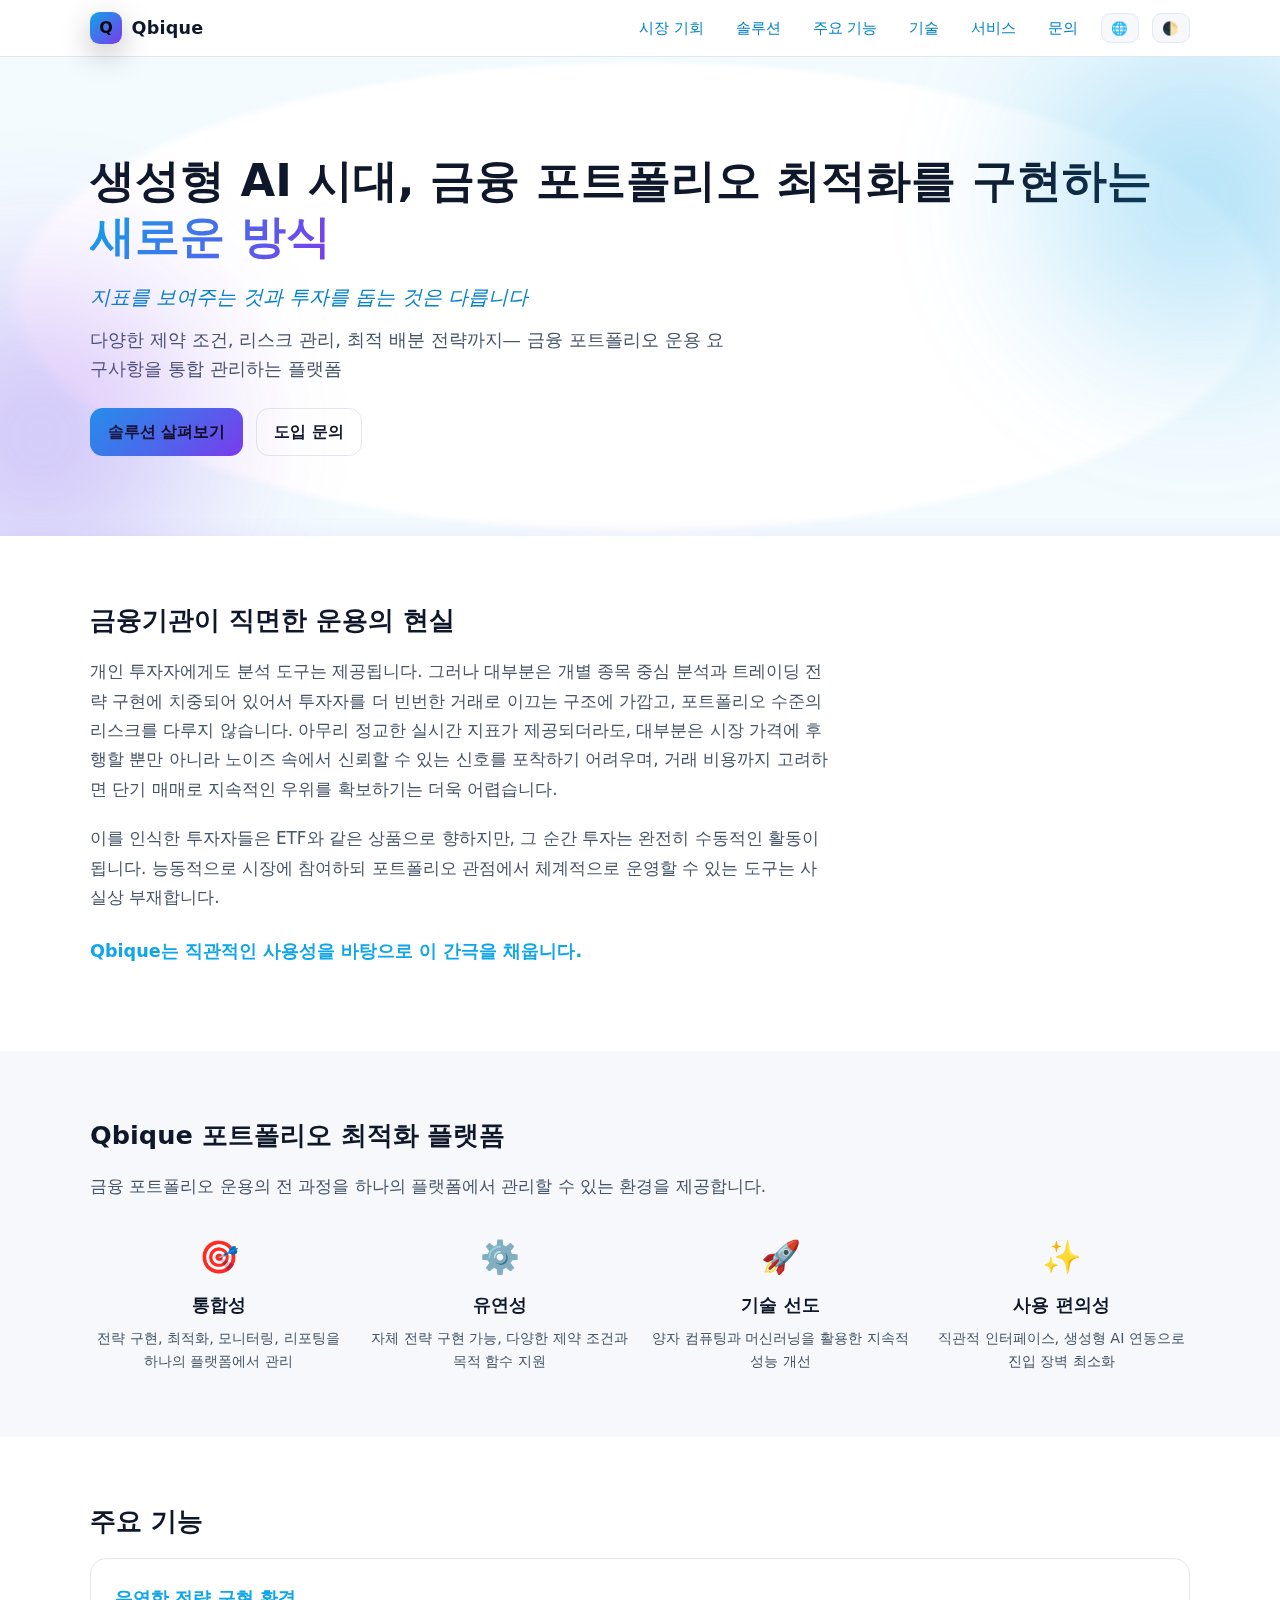
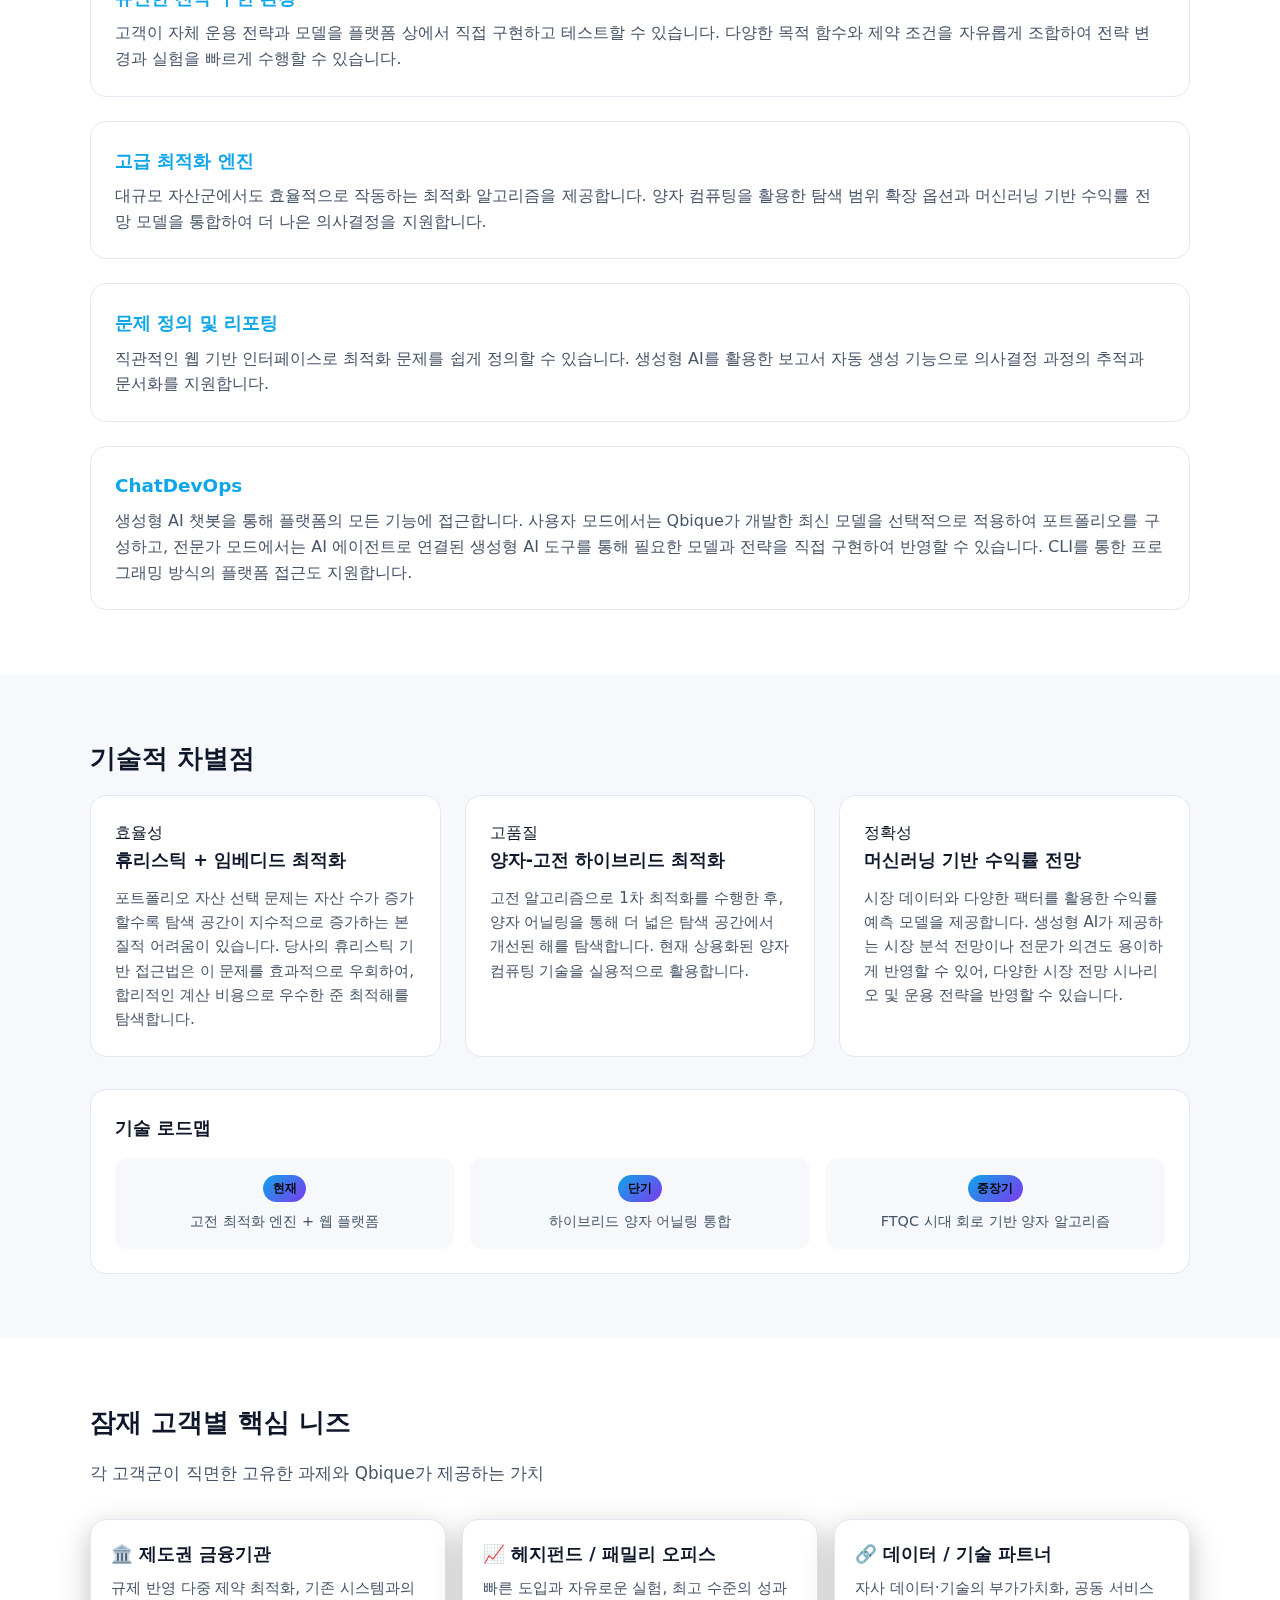
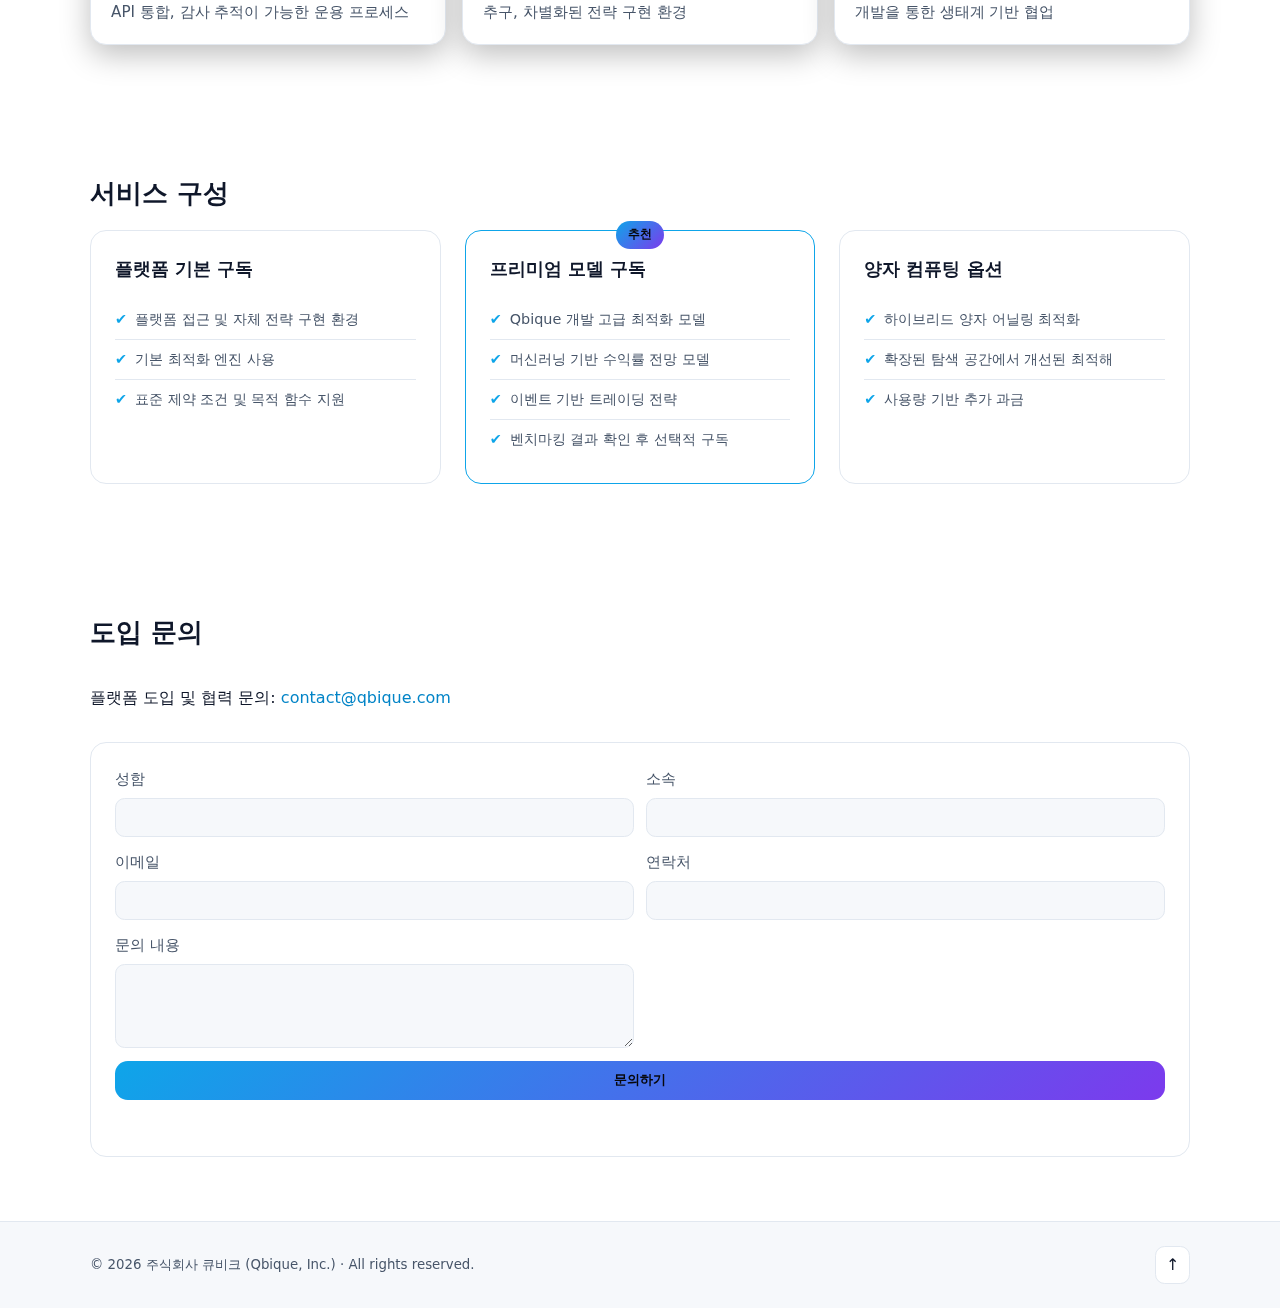
<file: index.html>
<!DOCTYPE html>
<html lang="ko">
<head>
  <meta charset="utf-8" />
  <meta name="viewport" content="width=device-width, initial-scale=1" />
  <title>Qbique - 포트폴리오 최적화 플랫폼</title>
  <meta name="description" content="기관의 역량을 모든 투자자에게. 시장의 리스크 구조를 가공하여 투자자가 직접 최적화된 포트폴리오에 체계적으로 도달할 수 있는 경로를 제공합니다." />
  <meta property="og:title" content="Qbique - 포트폴리오 최적화 플랫폼" />
  <meta property="og:description" content="금융기관을 위한 통합 포트폴리오 최적화 플랫폼" />
  <meta property="og:type" content="website" />
  <link rel="icon" href="data:image/svg+xml,<svg xmlns=%22http://www.w3.org/2000/svg%22 viewBox=%220 0 100 100%22><text y=%22.9em%22 font-size=%2290%22>Q</text></svg>">
  <link rel="stylesheet" href="styles.css" />
</head>
<body>
  <a href="#content" class="skip-link">본문으로 건너뛰기</a>

  <header class="site-header">
    <div class="container header-inner">
      <a href="#" class="brand" aria-label="홈으로 이동">
        <span class="brand-mark">Q</span>
        <span class="brand-name" data-i18n="brand">Qbique</span>
      </a>

      <nav class="nav" aria-label="주요 메뉴">
        <button class="nav-toggle" aria-expanded="false" aria-controls="navMenu" aria-label="메뉴 열기/닫기">
          <span class="bar"></span><span class="bar"></span><span class="bar"></span>
        </button>
        <ul id="navMenu" class="nav-list">
          <li><a href="#problem" data-i18n="menuProblem">시장 기회</a></li>
          <li><a href="#solution" data-i18n="menuSolution">솔루션</a></li>
          <li><a href="#features" data-i18n="menuFeatures">주요 기능</a></li>
          <li><a href="#technology" data-i18n="menuTechnology">기술</a></li>
          <li><a href="#pricing" data-i18n="menuPricing">서비스</a></li>
          <li><a href="#contact" data-i18n="menuContact">문의</a></li>
          <li><button id="langToggle" class="theme-toggle" title="Language">🌐</button></li>
          <li><button id="themeToggle" class="theme-toggle" title="테마 전환">🌓</button></li>
        </ul>
      </nav>
    </div>
  </header>

  <main id="content">
    <!-- Hero -->
    <section class="hero" role="banner">
      <div class="container hero-inner">
        <h1 class="hero-title" data-i18n="heroTitle"><span class="accent">기관의 역량을,</span> <br class="br-md" />모든 투자자에게</h1>
        <p class="hero-subtitle hero-sub-tagline" data-i18n="heroTagline">
          지표를 보여주는 것과 투자를 돕는 것은 다릅니다
        </p>
        <p class="hero-subtitle" data-i18n="heroSubtitle">
          기존 시스템은 시장 데이터 분석 도구를 제공할 뿐이고, ETF와 같은 상품은 누군가의 판단을 따르게 합니다. Qbique는 그 사이에서 시장의 리스크 구조를 가공하여 투자자가 직접 최적화된 포트폴리오에 체계적으로 도달할 수 있는 경로를 제공합니다.
        </p>
        <div class="hero-cta">
          <a href="#solution" class="btn btn-primary" data-i18n="ctaSolution">솔루션 살펴보기</a>
          <a href="#contact" class="btn btn-ghost" data-i18n="ctaContact">도입 문의</a>
        </div>
      </div>
      <div class="hero-bg" aria-hidden="true">
        <div class="orb orb-1"></div>
        <div class="orb orb-2"></div>
        <div class="grid"></div>
      </div>
    </section>

    <!-- Problem / 문제 제기 -->
    <section id="problem" class="section">
      <div class="container">
        <h2 class="section-title" data-i18n="problemTitle">투자는 대중화되었지만, 도구는 여전히 트레이딩에 머물러 있습니다</h2>
        <div class="prose-block">
          <p data-i18n="problemBody1">
            개인 투자자에게도 분석 도구는 제공됩니다. 그러나 대부분은 개별 종목 중심 분석과 트레이딩 전략 구현에 치중되어 있어서 투자자를 더 빈번한 거래로 이끄는 구조에 가깝고, 포트폴리오 수준의 리스크를 다루지 않습니다. 아무리 정교한 실시간 지표가 제공되더라도, 대부분은 시장 가격에 후행할 뿐만 아니라 노이즈 속에서 신뢰할 수 있는 신호를 포착하기 어려우며, 거래 비용까지 고려하면 단기 매매로 지속적인 우위를 확보하기는 더욱 어렵습니다.
          </p>
          <p data-i18n="problemBody2">
            이를 인식한 투자자들은 ETF와 같은 상품으로 향하지만, 그 순간 투자는 완전히 수동적인 활동이 됩니다. 능동적으로 시장에 참여하되 포트폴리오 관점에서 체계적으로 운영할 수 있는 도구는 사실상 부재합니다.
          </p>
          <p class="prose-closing" data-i18n="problemClosing">
            Qbique는 직관적인 사용성을 바탕으로 이 간극을 채웁니다.
          </p>
        </div>
      </div>
    </section>


    <!-- Solution -->
    <section id="solution" class="section section-muted">
      <div class="container">
        <h2 class="section-title" data-i18n="solutionTitle">Qbique 포트폴리오 최적화 플랫폼</h2>
        <p class="lead" data-i18n="solutionLead">
          금융 포트폴리오 운용의 전 과정을 하나의 플랫폼에서 관리할 수 있는 환경을 제공합니다.
        </p>
        <div class="value-grid">
          <div class="value-item">
            <span class="value-icon">🎯</span>
            <h3 data-i18n="value1Title">통합성</h3>
            <p data-i18n="value1Body">전략 구현, 최적화, 모니터링, 리포팅을 하나의 플랫폼에서 관리</p>
          </div>
          <div class="value-item">
            <span class="value-icon">⚙️</span>
            <h3 data-i18n="value2Title">유연성</h3>
            <p data-i18n="value2Body">자체 전략 구현 가능, 다양한 제약 조건과 목적 함수 지원</p>
          </div>
          <div class="value-item">
            <span class="value-icon">🚀</span>
            <h3 data-i18n="value3Title">기술 선도</h3>
            <p data-i18n="value3Body">양자 컴퓨팅과 머신러닝을 활용한 지속적 성능 개선</p>
          </div>
          <div class="value-item">
            <span class="value-icon">✨</span>
            <h3 data-i18n="value4Title">사용 편의성</h3>
            <p data-i18n="value4Body">직관적 인터페이스, 생성형 AI 연동으로 진입 장벽 최소화</p>
          </div>
        </div>
      </div>
    </section>

    <!-- Features -->
    <section id="features" class="section">
      <div class="container">
        <h2 class="section-title" data-i18n="featuresTitle">주요 기능</h2>
        <div class="feature-list">
          <div class="feature-item">
            <div class="feature-content">
              <h3 data-i18n="feature1Title">유연한 전략 구현 환경</h3>
              <p data-i18n="feature1Body">고객이 자체 운용 전략과 모델을 플랫폼 상에서 직접 구현하고 테스트할 수 있습니다. 다양한 목적 함수와 제약 조건을 자유롭게 조합하여 전략 변경과 실험을 빠르게 수행할 수 있습니다.</p>
            </div>
          </div>
          <div class="feature-item">
            <div class="feature-content">
              <h3 data-i18n="feature2Title">고급 최적화 엔진</h3>
              <p data-i18n="feature2Body">대규모 자산군에서도 효율적으로 작동하는 최적화 알고리즘을 제공합니다. 양자 컴퓨팅을 활용한 탐색 범위 확장 옵션과 머신러닝 기반 수익률 전망 모델을 통합하여 더 나은 의사결정을 지원합니다.</p>
            </div>
          </div>
          <div class="feature-item">
            <div class="feature-content">
              <h3 data-i18n="feature3Title">문제 정의 및 리포팅</h3>
              <p data-i18n="feature3Body">직관적인 웹 기반 인터페이스로 최적화 문제를 쉽게 정의할 수 있습니다. 생성형 AI를 활용한 보고서 자동 생성 기능으로 의사결정 과정의 추적과 문서화를 지원합니다.</p>
            </div>
          </div>
          <div class="feature-item">
            <div class="feature-content">
              <h3 data-i18n="feature4Title">ChatDevOps</h3>
              <p data-i18n="feature4Body">생성형 AI 챗봇을 통해 플랫폼의 모든 기능에 접근합니다. 사용자 모드에서는 Qbique가 개발한 최신 모델을 선택적으로 적용하여 포트폴리오를 구성하고, 전문가 모드에서는 AI 에이전트로 연결된 생성형 AI 도구를 통해 필요한 모델과 전략을 직접 구현하여 반영할 수 있습니다. CLI를 통한 프로그래밍 방식의 플랫폼 접근도 지원합니다.</p>
            </div>
          </div>
        </div>
      </div>
    </section>

    <!-- Technology -->
    <section id="technology" class="section section-muted">
      <div class="container">
        <h2 class="section-title" data-i18n="technologyTitle">기술적 차별점</h2>
        <div class="tech-grid tech-grid-3">
          <div class="tech-card">
            <span class="tech-keyword" data-i18n="techKeyword1">효율성</span>
            <h3 data-i18n="tech1Title">휴리스틱 + 임베디드 최적화</h3>
            <p data-i18n="tech1Body">포트폴리오 자산 선택 문제는 자산 수가 증가할수록 탐색 공간이 지수적으로 증가하는 본질적 어려움이 있습니다. 당사의 휴리스틱 기반 접근법은 이 문제를 효과적으로 우회하여, 합리적인 계산 비용으로 우수한 준 최적해를 탐색합니다.</p>
          </div>
          <div class="tech-card">
            <span class="tech-keyword" data-i18n="techKeyword2">고품질</span>
            <h3 data-i18n="tech2Title">양자-고전 하이브리드 최적화</h3>
            <p data-i18n="tech2Body">고전 알고리즘으로 1차 최적화를 수행한 후, 양자 어닐링을 통해 더 넓은 탐색 공간에서 개선된 해를 탐색합니다. 현재 상용화된 양자 컴퓨팅 기술을 실용적으로 활용합니다.</p>
          </div>
          <div class="tech-card">
            <span class="tech-keyword" data-i18n="techKeyword3">정확성</span>
            <h3 data-i18n="tech3Title">머신러닝 기반 수익률 전망</h3>
            <p data-i18n="tech3Body">시장 데이터와 다양한 팩터를 활용한 수익률 예측 모델을 제공합니다. 생성형 AI가 제공하는 시장 분석 전망이나 전문가 의견도 용이하게 반영할 수 있어, 다양한 시장 전망 시나리오 및 운용 전략을 반영할 수 있습니다.</p>
          </div>
        </div>
        <div class="roadmap">
          <h3 data-i18n="roadmapTitle">기술 로드맵</h3>
          <div class="roadmap-items">
            <div class="roadmap-item">
              <span class="roadmap-phase" data-i18n="phase1Label">현재</span>
              <p data-i18n="phase1Text">고전 최적화 엔진 + 웹 플랫폼</p>
            </div>
            <div class="roadmap-item">
              <span class="roadmap-phase" data-i18n="phase2Label">단기</span>
              <p data-i18n="phase2Text">하이브리드 양자 어닐링 통합</p>
            </div>
            <div class="roadmap-item">
              <span class="roadmap-phase" data-i18n="phase3Label">중장기</span>
              <p data-i18n="phase3Text">FTQC 시대 회로 기반 양자 알고리즘</p>
            </div>
          </div>
        </div>
      </div>
    </section>

    <!-- Customer Needs -->
    <section id="needs" class="section">
      <div class="container">
        <h2 class="section-title" data-i18n="needsTitle">고객별 가치</h2>
        <p class="lead" data-i18n="needsLead">각 고객군에게 Qbique가 제공하는 핵심 가치</p>
        <div class="card-grid card-grid-3">
          <article class="card">
            <h3 class="card-title" data-i18n="needs1Title">👤 개인 투자자 / 기관 관리자</h3>
            <p class="card-body" data-i18n="needs1Body">기관 수준의 포트폴리오 최적화를 직관적인 인터페이스로 제공. 기관 수준 분석에 대한 접근성을 제고하는 도구</p>
          </article>
          <article class="card">
            <h3 class="card-title" data-i18n="needs2Title">🏛️ 기관 투자자 / 개인 전문가</h3>
            <p class="card-body" data-i18n="needs2Body">더 나은 실적을 만들 수 있는 최적화 엔진. 규제 반영 다중 제약 최적화, 기존 시스템과의 API 통합, 감사 추적이 가능한 운용 프로세스</p>
          </article>
          <article class="card">
            <h3 class="card-title" data-i18n="needs3Title">🔗 데이터 / 기술 파트너</h3>
            <p class="card-body" data-i18n="needs3Body">자사 데이터·기술의 부가가치화, 공동 서비스 개발을 통한 생태계 기반 협업</p>
          </article>
        </div>
      </div>
    </section>

    <!-- Pricing / Services -->
    <section id="pricing" class="section">
      <div class="container">
        <h2 class="section-title" data-i18n="pricingTitle">서비스 구성</h2>
        <div class="pricing-grid">
          <div class="pricing-card">
            <h3 data-i18n="pricing1Title">플랫폼 기본 구독</h3>
            <ul class="pricing-features">
              <li data-i18n="pricing1F1">플랫폼 접근 및 자체 전략 구현 환경</li>
              <li data-i18n="pricing1F2">기본 최적화 엔진 사용</li>
              <li data-i18n="pricing1F3">표준 제약 조건 및 목적 함수 지원</li>
            </ul>
          </div>
          <div class="pricing-card pricing-featured">
            <h3 data-i18n="pricing2Title">프리미엄 모델 구독</h3>
            <ul class="pricing-features">
              <li data-i18n="pricing2F1">Qbique 개발 고급 최적화 모델</li>
              <li data-i18n="pricing2F2">머신러닝 기반 수익률 전망 모델</li>
              <li data-i18n="pricing2F3">벤치마킹 결과 확인 후 선택적 구독</li>
              <li data-i18n="pricing2F4">신규 모델 우선 접근권</li>
            </ul>
          </div>
          <div class="pricing-card">
            <h3 data-i18n="pricing3Title">양자 컴퓨팅 옵션</h3>
            <ul class="pricing-features">
              <li data-i18n="pricing3F1">하이브리드 양자 어닐링 최적화</li>
              <li data-i18n="pricing3F2">확장된 탐색 공간에서 개선된 최적해</li>
              <li data-i18n="pricing3F3">사용량 기반 추가 과금</li>
            </ul>
          </div>
        </div>
      </div>
    </section>


    <!-- Contact -->
    <section id="contact" class="section">
      <div class="container">
        <h2 class="section-title" data-i18n="contactTitle">도입 문의</h2>
        <div class="contact">
          <p data-i18n="contactInfo">플랫폼 도입 및 협력 문의: <a href="/cdn-cgi/l/email-protection#8fece0e1fbeeecfbcffeede6fefaeaa1ece0e2"><span class="__cf_email__" data-cfemail="86e5e9e8f2e7e5f2c6f7e4eff7f3e3a8e5e9eb">[email&#160;protected]</span></a></p>
          <form class="contact-form" onsubmit="return false;" aria-label="문의 양식">
            <label>
              <span data-i18n="formName">성함</span>
              <input type="text" name="name" required />
            </label>
            <label>
              <span data-i18n="formCompany">소속</span>
              <input type="text" name="company" />
            </label>
            <label>
              <span data-i18n="formEmail">이메일</span>
              <input type="email" name="email" required />
            </label>
            <label>
              <span data-i18n="formPhone">연락처</span>
              <input type="tel" name="phone" />
            </label>
            <label>
              <span data-i18n="formMessage">문의 내용</span>
              <textarea name="message" rows="4" required></textarea>
            </label>
            <button class="btn btn-primary" id="sendBtn" data-i18n="formSend">문의하기</button>
            <p id="formNote" class="form-note" role="status" aria-live="polite"></p>
          </form>
        </div>
      </div>
    </section>
  </main>

  <footer class="site-footer">
    <div class="container footer-inner">
      <small>© <span id="year"></span> 주식회사 큐비크 (Qbique, Inc.) · <span data-i18n="rights">All rights reserved.</span></small>
      <a href="#" class="back-to-top" aria-label="맨 위로">↑</a>
    </div>
  </footer>

  <script src="script.js"></script>
</body>
</html>
</file>
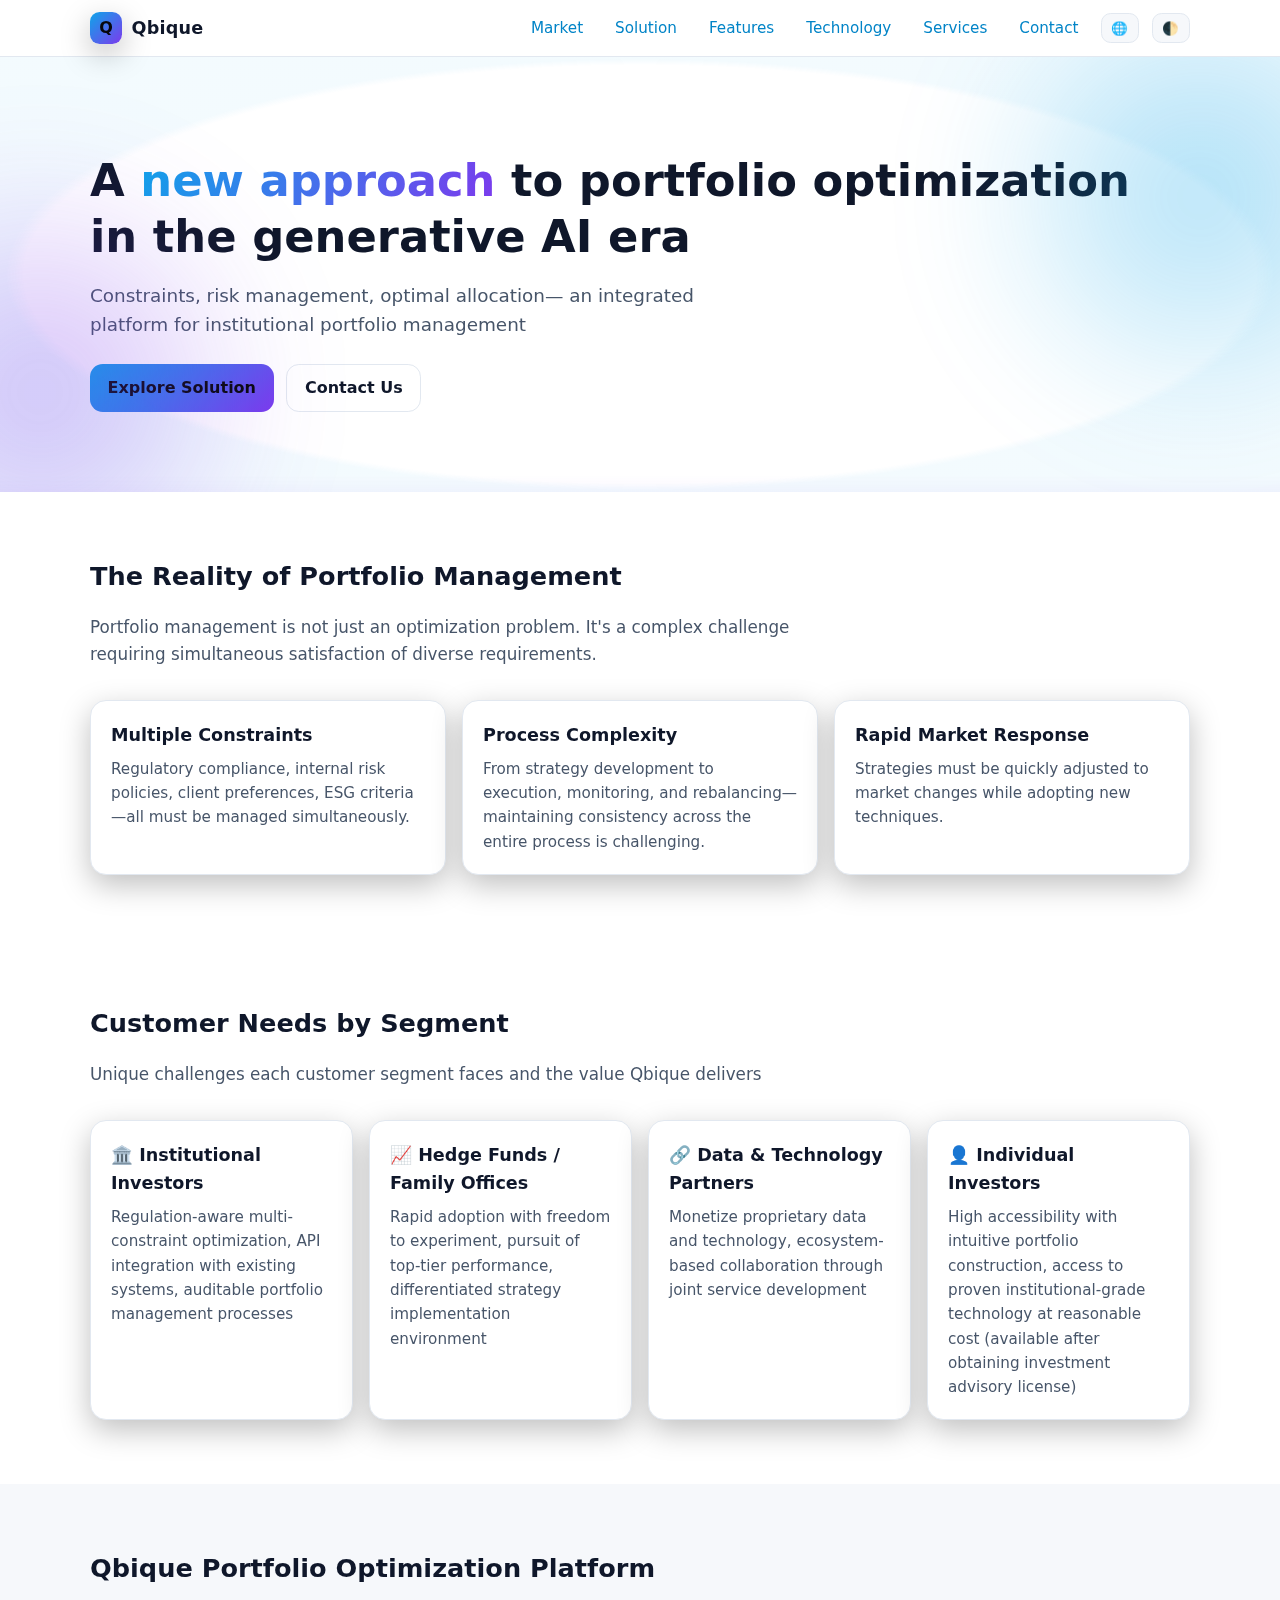
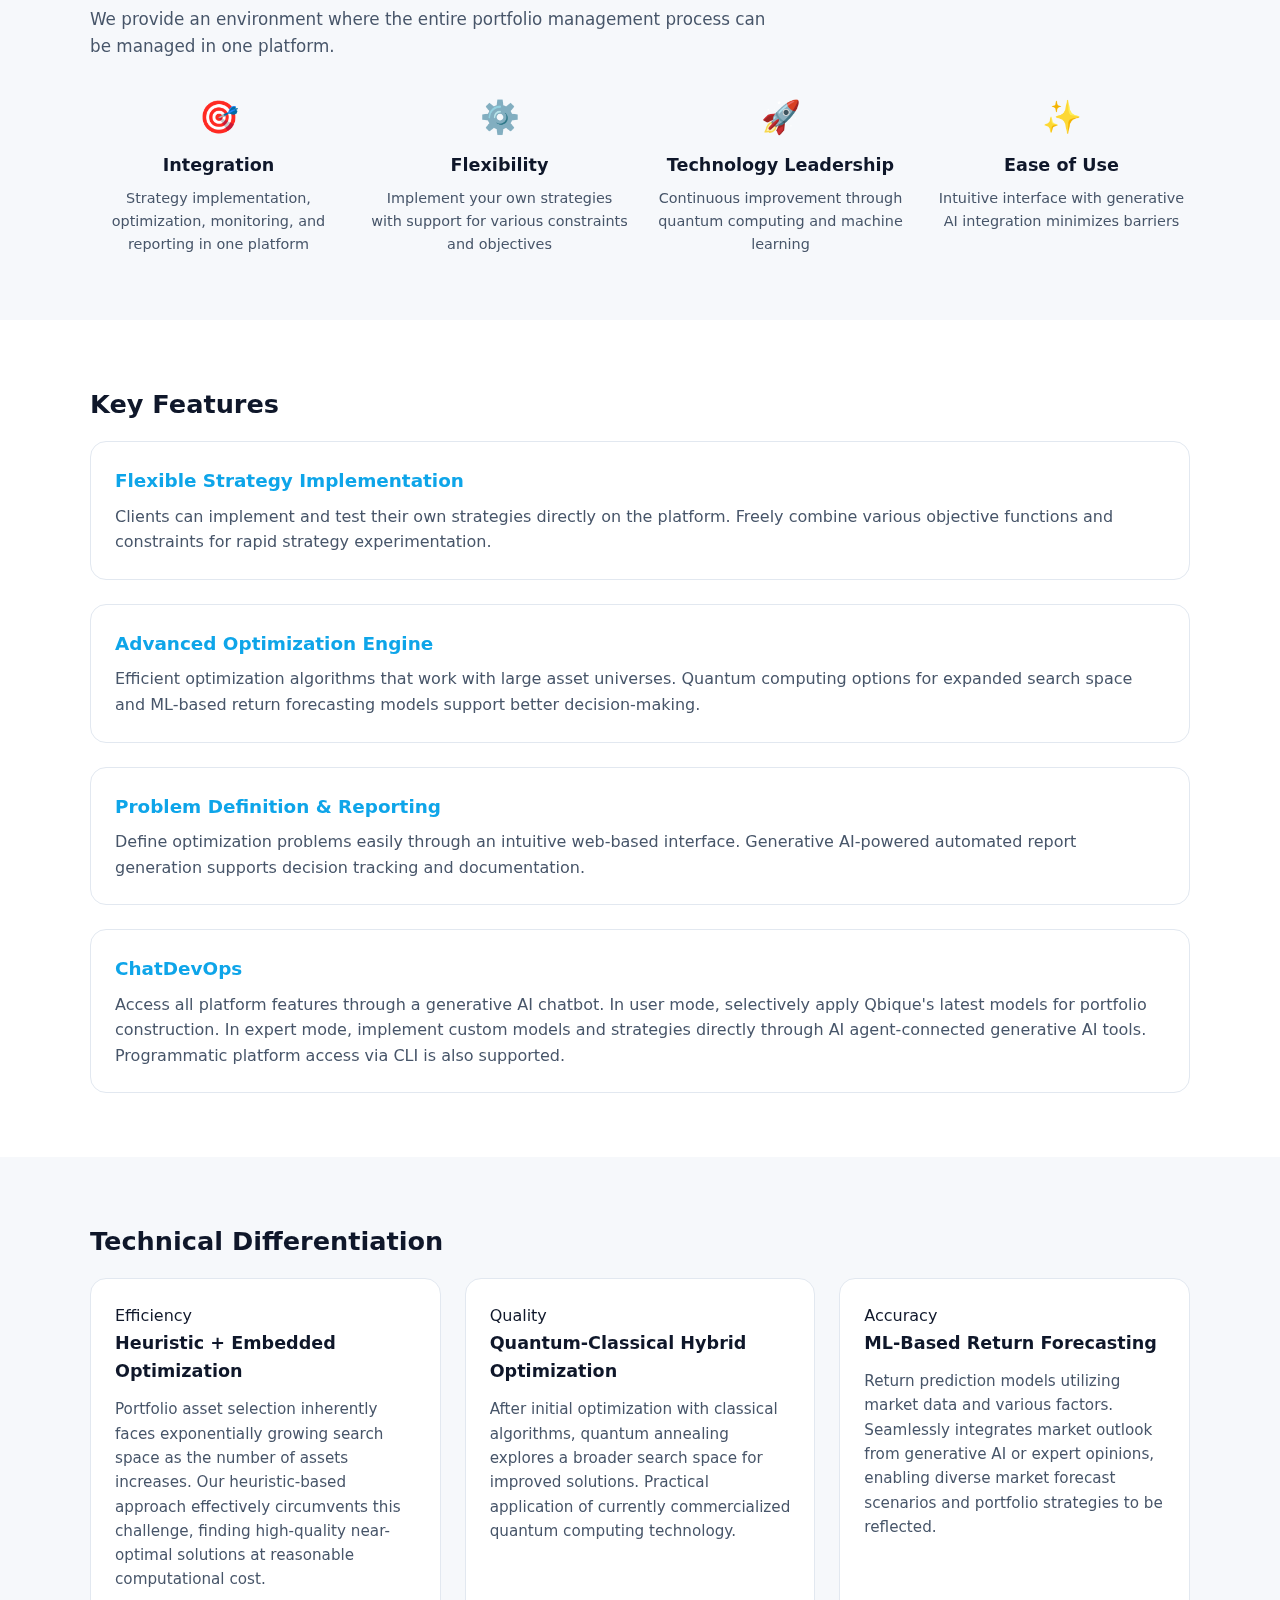
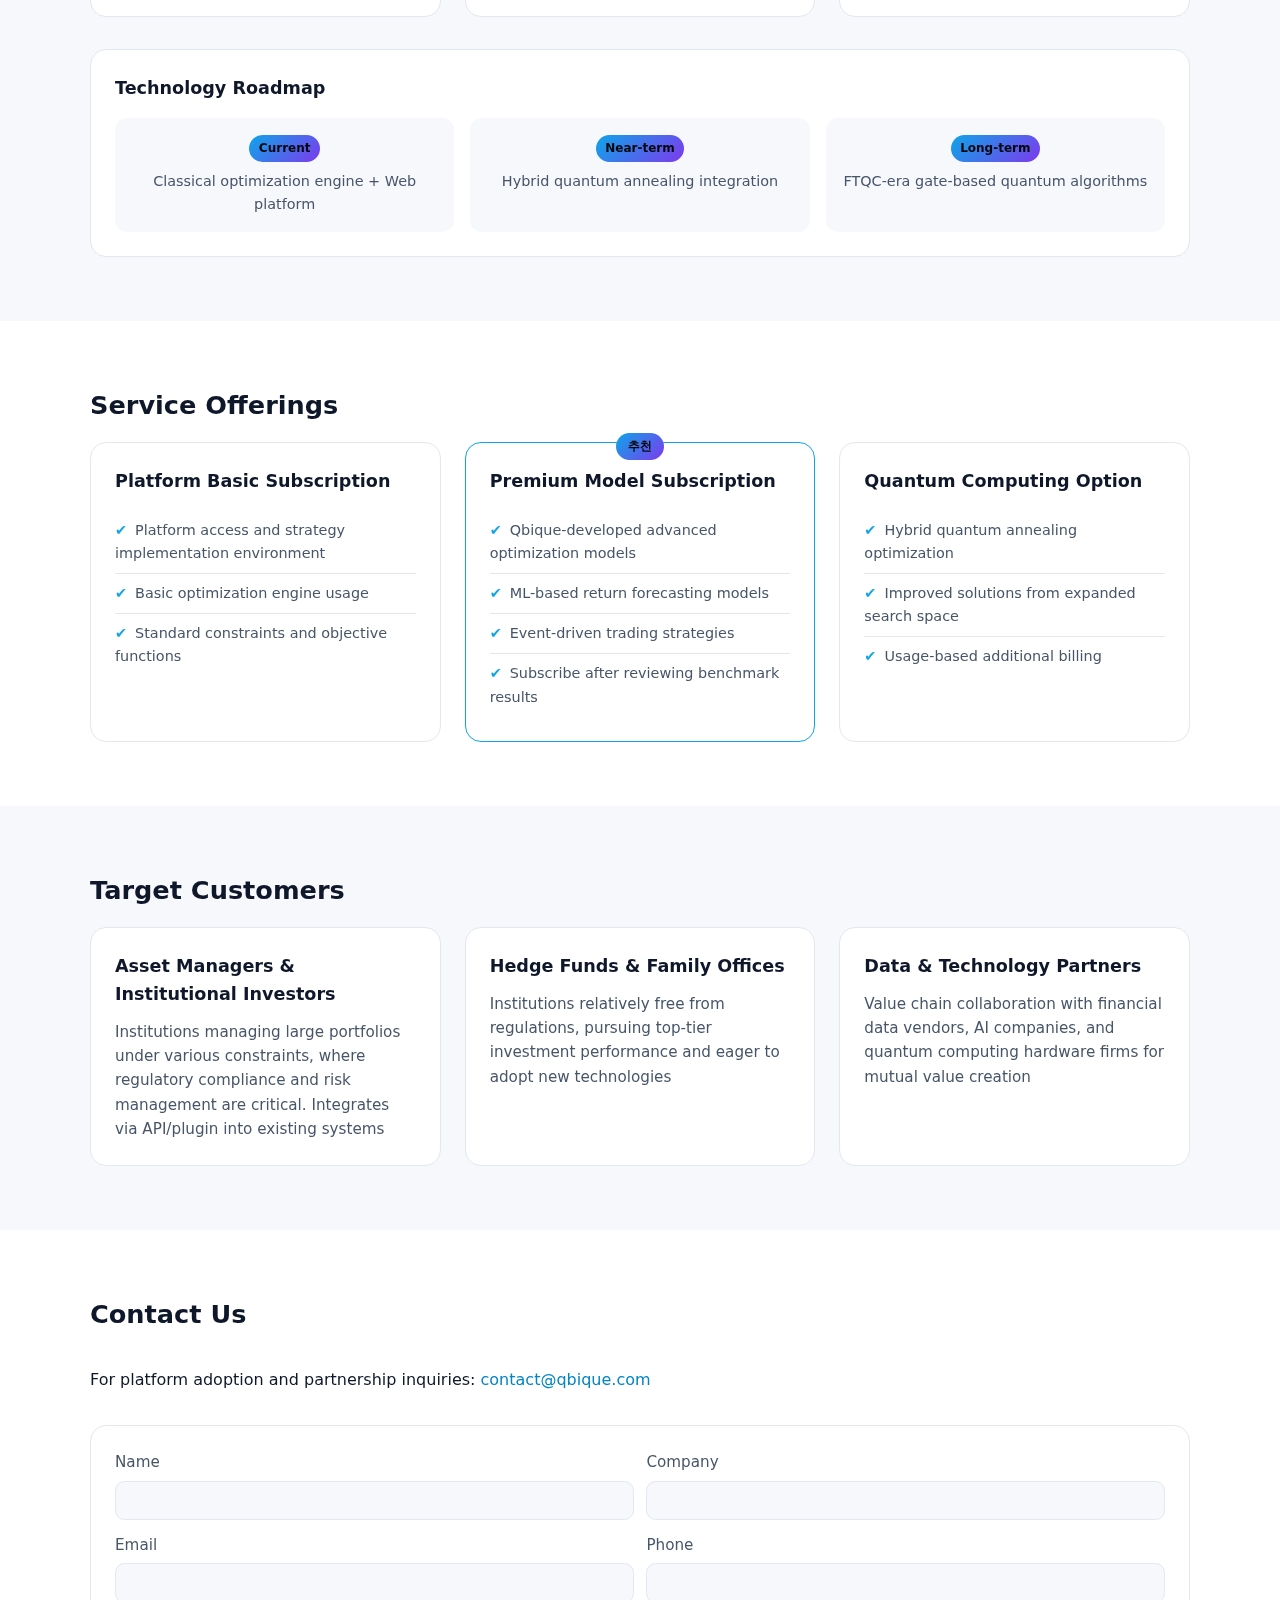
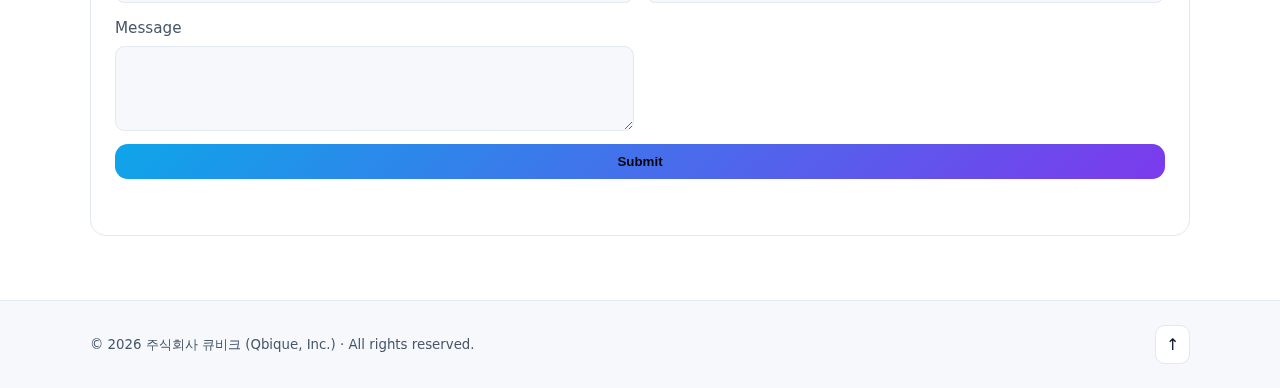
<file: en/index.html>
<!DOCTYPE html>
<html lang="en">
<head>
  <meta charset="utf-8" />
  <meta name="viewport" content="width=device-width, initial-scale=1" />
  <title>Qbique - 포트폴리오 최적화 플랫폼</title>
  <meta name="description" content="금융 포트폴리오 운용의 복잡한 요구사항을 하나의 플랫폼에서 유연하게 관리하고, 사용 편의성을 극대화하여 운용 효율을 높입니다." />
  <meta property="og:title" content="Qbique - 포트폴리오 최적화 플랫폼" />
  <meta property="og:description" content="금융기관을 위한 통합 포트폴리오 최적화 플랫폼" />
  <meta property="og:type" content="website" />
  <link rel="icon" href="data:image/svg+xml,<svg xmlns=%22http://www.w3.org/2000/svg%22 viewBox=%220 0 100 100%22><text y=%22.9em%22 font-size=%2290%22>Q</text></svg>">
  <link rel="stylesheet" href="../styles.css" />
</head>
<body>
  <a href="#content" class="skip-link">본문으로 건너뛰기</a>

  <header class="site-header">
    <div class="container header-inner">
      <a href="#" class="brand" aria-label="홈으로 이동">
        <span class="brand-mark">Q</span>
        <span class="brand-name" data-i18n="brand">Qbique</span>
      </a>

      <nav class="nav" aria-label="주요 메뉴">
        <button class="nav-toggle" aria-expanded="false" aria-controls="navMenu" aria-label="메뉴 열기/닫기">
          <span class="bar"></span><span class="bar"></span><span class="bar"></span>
        </button>
        <ul id="navMenu" class="nav-list">
          <li><a href="#problem" data-i18n="menuProblem">시장 기회</a></li>
          <li><a href="#solution" data-i18n="menuSolution">솔루션</a></li>
          <li><a href="#features" data-i18n="menuFeatures">주요 기능</a></li>
          <li><a href="#technology" data-i18n="menuTechnology">기술</a></li>
          <li><a href="#pricing" data-i18n="menuPricing">서비스</a></li>
          <li><a href="#contact" data-i18n="menuContact">문의</a></li>
          <li><button id="langToggle" class="theme-toggle" title="Language">🌐</button></li>
          <li><button id="themeToggle" class="theme-toggle" title="테마 전환">🌓</button></li>
        </ul>
      </nav>
    </div>
  </header>

  <main id="content">
    <!-- Hero -->
    <section class="hero" role="banner">
      <div class="container hero-inner">
        <h1 class="hero-title" data-i18n="heroTitle">생성형 AI 시대, 금융 포트폴리오 최적화를 구현하는 <br class="br-md" /><span class="accent">새로운 방식</span></h1>
        <p class="hero-subtitle" data-i18n="heroSubtitle">
          다양한 제약 조건, 리스크 관리, 최적 배분 전략까지— <br class="br-md" />금융 포트폴리오 운용 요구사항을 통합 관리하는 플랫폼
        </p>
        <div class="hero-cta">
          <a href="#solution" class="btn btn-primary" data-i18n="ctaSolution">솔루션 살펴보기</a>
          <a href="#contact" class="btn btn-ghost" data-i18n="ctaContact">도입 문의</a>
        </div>
      </div>
      <div class="hero-bg" aria-hidden="true">
        <div class="orb orb-1"></div>
        <div class="orb orb-2"></div>
        <div class="grid"></div>
      </div>
    </section>

    <!-- Problem / Market Opportunity -->
    <section id="problem" class="section">
      <div class="container">
        <h2 class="section-title" data-i18n="problemTitle">금융기관이 직면한 운용의 현실</h2>
        <p class="lead" data-i18n="problemLead">
          금융 포트폴리오 운용은 단순한 최적화 문제가 아닙니다. <br class="br-md" />
          다양한 요구사항을 동시에 충족해야 하는 복합적인 과제입니다.
        </p>
        <div class="card-grid card-grid-3">
          <article class="card">
            <h3 class="card-title" data-i18n="problem1Title">다양한 제약 조건</h3>
            <p class="card-body" data-i18n="problem1Body">규제 준수, 내부 리스크 정책, 고객별 투자 성향, ESG 기준 등 복잡한 제약을 동시에 관리해야 합니다.</p>
          </article>
          <article class="card">
            <h3 class="card-title" data-i18n="problem2Title">운용 프로세스 복잡성</h3>
            <p class="card-body" data-i18n="problem2Body">전략 수립부터 실행, 모니터링, 리밸런싱까지 전 과정을 일관된 기준으로 관리하기 어렵습니다.</p>
          </article>
          <article class="card">
            <h3 class="card-title" data-i18n="problem3Title">빠른 시장 변화 대응</h3>
            <p class="card-body" data-i18n="problem3Body">시장 상황 변화에 신속하게 전략을 조정하고 새로운 기법을 도입해야 합니다.</p>
          </article>
        </div>

      </div>
    </section>

    <!-- Customer Needs -->
    <section id="needs" class="section">
      <div class="container">
        <h2 class="section-title" data-i18n="needsTitle">잠재 고객별 핵심 니즈</h2>
        <p class="lead" data-i18n="needsLead">각 고객군이 직면한 고유한 과제와 Qbique가 제공하는 가치</p>
        <div class="card-grid" style="grid-template-columns: repeat(4, 1fr);">
          <article class="card">
            <h3 class="card-title" data-i18n="needs1Title">🏛️ 제도권 금융기관</h3>
            <p class="card-body" data-i18n="needs1Body">규제 반영 다중 제약 최적화, 기존 시스템과의 API 통합, 감사 추적이 가능한 운용 프로세스</p>
          </article>
          <article class="card">
            <h3 class="card-title" data-i18n="needs2Title">📈 헤지펀드 / 패밀리 오피스</h3>
            <p class="card-body" data-i18n="needs2Body">빠른 도입과 자유로운 실험, 최고 수준의 성과 추구, 차별화된 전략 구현 환경</p>
          </article>
          <article class="card">
            <h3 class="card-title" data-i18n="needs3Title">🔗 데이터 / 기술 파트너</h3>
            <p class="card-body" data-i18n="needs3Body">자사 데이터·기술의 부가가치화, 공동 서비스 개발을 통한 생태계 기반 협업</p>
          </article>
          <article class="card">
            <h3 class="card-title" data-i18n="needs4Title">👤 개인 투자자</h3>
            <p class="card-body" data-i18n="needs4Body">높은 접근성과 직관적인 포트폴리오 구성, 검증된 기관용 기술을 합리적 비용으로 활용 (투자자문 라이선스 취득 후 서비스 제공)</p>
          </article>
        </div>
      </div>
    </section>

    <!-- Solution -->
    <section id="solution" class="section section-muted">
      <div class="container">
        <h2 class="section-title" data-i18n="solutionTitle">Qbique 포트폴리오 최적화 플랫폼</h2>
        <p class="lead" data-i18n="solutionLead">
          금융 포트폴리오 운용의 전 과정을 하나의 플랫폼에서 관리할 수 있는 환경을 제공합니다.
        </p>
        <div class="value-grid">
          <div class="value-item">
            <span class="value-icon">🎯</span>
            <h3 data-i18n="value1Title">통합성</h3>
            <p data-i18n="value1Body">전략 구현, 최적화, 모니터링, 리포팅을 하나의 플랫폼에서 관리</p>
          </div>
          <div class="value-item">
            <span class="value-icon">⚙️</span>
            <h3 data-i18n="value2Title">유연성</h3>
            <p data-i18n="value2Body">자체 전략 구현 가능, 다양한 제약 조건과 목적 함수 지원</p>
          </div>
          <div class="value-item">
            <span class="value-icon">🚀</span>
            <h3 data-i18n="value3Title">기술 선도</h3>
            <p data-i18n="value3Body">양자 컴퓨팅과 머신러닝을 활용한 지속적 성능 개선</p>
          </div>
          <div class="value-item">
            <span class="value-icon">✨</span>
            <h3 data-i18n="value4Title">사용 편의성</h3>
            <p data-i18n="value4Body">직관적 인터페이스, 생성형 AI 연동으로 진입 장벽 최소화</p>
          </div>
        </div>
      </div>
    </section>

    <!-- Features -->
    <section id="features" class="section">
      <div class="container">
        <h2 class="section-title" data-i18n="featuresTitle">주요 기능</h2>
        <div class="feature-list">
          <div class="feature-item">
            <div class="feature-content">
              <h3 data-i18n="feature1Title">유연한 전략 구현 환경</h3>
              <p data-i18n="feature1Body">고객이 자체 운용 전략과 모델을 플랫폼 상에서 직접 구현하고 테스트할 수 있습니다. 다양한 목적 함수와 제약 조건을 자유롭게 조합하여 전략 변경과 실험을 빠르게 수행할 수 있습니다.</p>
            </div>
          </div>
          <div class="feature-item">
            <div class="feature-content">
              <h3 data-i18n="feature2Title">고급 최적화 엔진</h3>
              <p data-i18n="feature2Body">대규모 자산군에서도 효율적으로 작동하는 최적화 알고리즘을 제공합니다. 양자 컴퓨팅을 활용한 탐색 범위 확장 옵션과 머신러닝 기반 수익률 전망 모델을 통합하여 더 나은 의사결정을 지원합니다.</p>
            </div>
          </div>
          <div class="feature-item">
            <div class="feature-content">
              <h3 data-i18n="feature3Title">문제 정의 및 리포팅</h3>
              <p data-i18n="feature3Body">직관적인 웹 기반 인터페이스로 최적화 문제를 쉽게 정의할 수 있습니다. 생성형 AI를 활용한 보고서 자동 생성 기능으로 의사결정 과정의 추적과 문서화를 지원합니다.</p>
            </div>
          </div>
          <div class="feature-item">
            <div class="feature-content">
              <h3 data-i18n="feature4Title">ChatDevOps</h3>
              <p data-i18n="feature4Body">생성형 AI 챗봇을 통해 플랫폼의 모든 기능에 접근합니다. 사용자 모드에서는 Qbique가 개발한 최신 모델을 선택적으로 적용하여 포트폴리오를 구성하고, 전문가 모드에서는 AI 에이전트로 연결된 생성형 AI 도구를 통해 필요한 모델과 전략을 직접 구현하여 반영할 수 있습니다. CLI를 통한 프로그래밍 방식의 플랫폼 접근도 지원합니다.</p>
            </div>
          </div>
        </div>
      </div>
    </section>

    <!-- Technology -->
    <section id="technology" class="section section-muted">
      <div class="container">
        <h2 class="section-title" data-i18n="technologyTitle">기술적 차별점</h2>
        <div class="tech-grid tech-grid-3">
          <div class="tech-card">
            <span class="tech-keyword" data-i18n="techKeyword1">효율성</span>
            <h3 data-i18n="tech1Title">휴리스틱 + 임베디드 최적화</h3>
            <p data-i18n="tech1Body">포트폴리오 자산 선택 문제는 자산 수가 증가할수록 탐색 공간이 지수적으로 증가하는 본질적 어려움이 있습니다. 당사의 휴리스틱 기반 접근법은 이 문제를 효과적으로 우회하여, 합리적인 계산 비용으로 우수한 준 최적해를 탐색합니다.</p>
          </div>
          <div class="tech-card">
            <span class="tech-keyword" data-i18n="techKeyword2">고품질</span>
            <h3 data-i18n="tech2Title">양자-고전 하이브리드 최적화</h3>
            <p data-i18n="tech2Body">고전 알고리즘으로 1차 최적화를 수행한 후, 양자 어닐링을 통해 더 넓은 탐색 공간에서 개선된 해를 탐색합니다. 현재 상용화된 양자 컴퓨팅 기술을 실용적으로 활용합니다.</p>
          </div>
          <div class="tech-card">
            <span class="tech-keyword" data-i18n="techKeyword3">정확성</span>
            <h3 data-i18n="tech3Title">머신러닝 기반 수익률 전망</h3>
            <p data-i18n="tech3Body">시장 데이터와 다양한 팩터를 활용한 수익률 예측 모델을 제공합니다. 생성형 AI가 제공하는 시장 분석 전망이나 전문가 의견도 용이하게 반영할 수 있어, 다양한 시장 전망 시나리오 및 운용 전략을 반영할 수 있습니다.</p>
          </div>
        </div>
        <div class="roadmap">
          <h3 data-i18n="roadmapTitle">기술 로드맵</h3>
          <div class="roadmap-items">
            <div class="roadmap-item">
              <span class="roadmap-phase" data-i18n="phase1Label">현재</span>
              <p data-i18n="phase1Text">고전 최적화 엔진 + 웹 플랫폼</p>
            </div>
            <div class="roadmap-item">
              <span class="roadmap-phase" data-i18n="phase2Label">단기</span>
              <p data-i18n="phase2Text">하이브리드 양자 어닐링 통합</p>
            </div>
            <div class="roadmap-item">
              <span class="roadmap-phase" data-i18n="phase3Label">중장기</span>
              <p data-i18n="phase3Text">FTQC 시대 회로 기반 양자 알고리즘</p>
            </div>
          </div>
        </div>
      </div>
    </section>

    <!-- Pricing / Services -->
    <section id="pricing" class="section">
      <div class="container">
        <h2 class="section-title" data-i18n="pricingTitle">서비스 구성</h2>
        <div class="pricing-grid">
          <div class="pricing-card">
            <h3 data-i18n="pricing1Title">플랫폼 기본 구독</h3>
            <ul class="pricing-features">
              <li data-i18n="pricing1F1">플랫폼 접근 및 자체 전략 구현 환경</li>
              <li data-i18n="pricing1F2">기본 최적화 엔진 사용</li>
              <li data-i18n="pricing1F3">표준 제약 조건 및 목적 함수 지원</li>
            </ul>
          </div>
          <div class="pricing-card pricing-featured">
            <h3 data-i18n="pricing2Title">프리미엄 모델 구독</h3>
            <ul class="pricing-features">
              <li data-i18n="pricing2F1">Qbique 개발 고급 최적화 모델</li>
              <li data-i18n="pricing2F2">머신러닝 기반 수익률 전망 모델</li>
              <li data-i18n="pricing2F3">벤치마킹 결과 확인 후 선택적 구독</li>
              <li data-i18n="pricing2F4">신규 모델 우선 접근권</li>
            </ul>
          </div>
          <div class="pricing-card">
            <h3 data-i18n="pricing3Title">양자 컴퓨팅 옵션</h3>
            <ul class="pricing-features">
              <li data-i18n="pricing3F1">하이브리드 양자 어닐링 최적화</li>
              <li data-i18n="pricing3F2">확장된 탐색 공간에서 개선된 최적해</li>
              <li data-i18n="pricing3F3">사용량 기반 추가 과금</li>
            </ul>
          </div>
        </div>
      </div>
    </section>

    <!-- Target Customers -->
    <section id="customers" class="section section-muted">
      <div class="container">
        <h2 class="section-title" data-i18n="customersTitle">목표 고객</h2>
        <div class="customer-grid customer-grid-3">
          <div class="customer-card">
            <h3 data-i18n="customer1Title">자산운용사 및 제도권 금융기관</h3>
            <p data-i18n="customer1Body">다양한 제약 조건 하에서 대규모 포트폴리오를 운용하며, 규제 준수와 리스크 관리가 중요한 기관. API/플러그인 형태로 기존 시스템에 통합 가능</p>
          </div>
          <div class="customer-card">
            <h3 data-i18n="customer2Title">헤지펀드 및 패밀리오피스</h3>
            <p data-i18n="customer2Body">규제에서 비교적 자유로우며, 최고 수준의 투자 성과와 새로운 기술 도입을 추구하는 기관</p>
          </div>
          <div class="customer-card">
            <h3 data-i18n="customer3Title">데이터 및 기술 파트너</h3>
            <p data-i18n="customer3Body">금융 데이터 벤더, AI 기업, 양자 컴퓨팅 하드웨어 기업 등과의 밸류체인 협업을 통해 상호 부가가치 창출</p>
          </div>
        </div>
      </div>
    </section>

    <!-- Contact -->
    <section id="contact" class="section">
      <div class="container">
        <h2 class="section-title" data-i18n="contactTitle">도입 문의</h2>
        <div class="contact">
          <p data-i18n="contactInfo">플랫폼 도입 및 협력 문의: <a href="/cdn-cgi/l/email-protection#8fece0e1fbeeecfbcffeede6fefaeaa1ece0e2"><span class="__cf_email__" data-cfemail="86e5e9e8f2e7e5f2c6f7e4eff7f3e3a8e5e9eb">[email&#160;protected]</span></a></p>
          <form class="contact-form" onsubmit="return false;" aria-label="문의 양식">
            <label>
              <span data-i18n="formName">성함</span>
              <input type="text" name="name" required />
            </label>
            <label>
              <span data-i18n="formCompany">소속</span>
              <input type="text" name="company" />
            </label>
            <label>
              <span data-i18n="formEmail">이메일</span>
              <input type="email" name="email" required />
            </label>
            <label>
              <span data-i18n="formPhone">연락처</span>
              <input type="tel" name="phone" />
            </label>
            <label>
              <span data-i18n="formMessage">문의 내용</span>
              <textarea name="message" rows="4" required></textarea>
            </label>
            <button class="btn btn-primary" id="sendBtn" data-i18n="formSend">문의하기</button>
            <p id="formNote" class="form-note" role="status" aria-live="polite"></p>
          </form>
        </div>
      </div>
    </section>
  </main>

  <footer class="site-footer">
    <div class="container footer-inner">
      <small>© <span id="year"></span> 주식회사 큐비크 (Qbique, Inc.) · <span data-i18n="rights">All rights reserved.</span></small>
      <a href="#" class="back-to-top" aria-label="맨 위로">↑</a>
    </div>
  </footer>

  <script src="../script.js"></script>
</body>
</html>
</file>
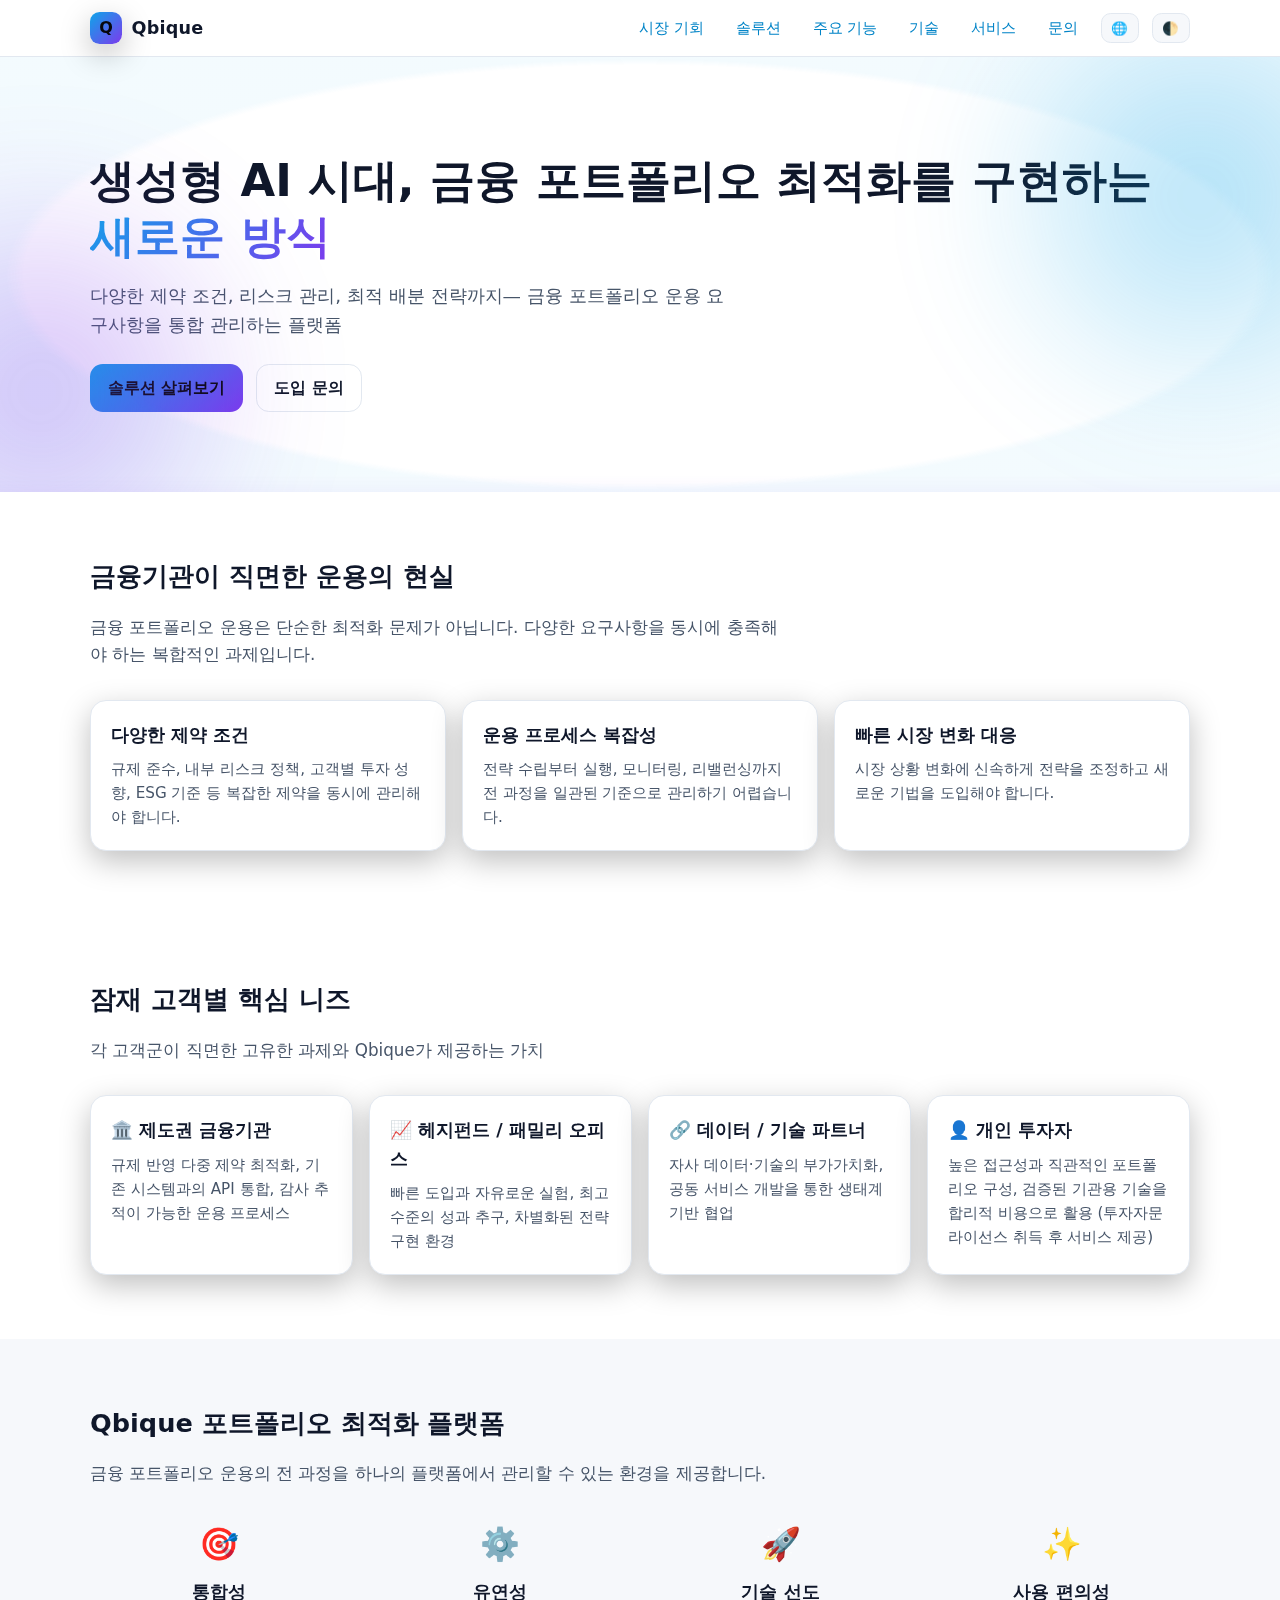
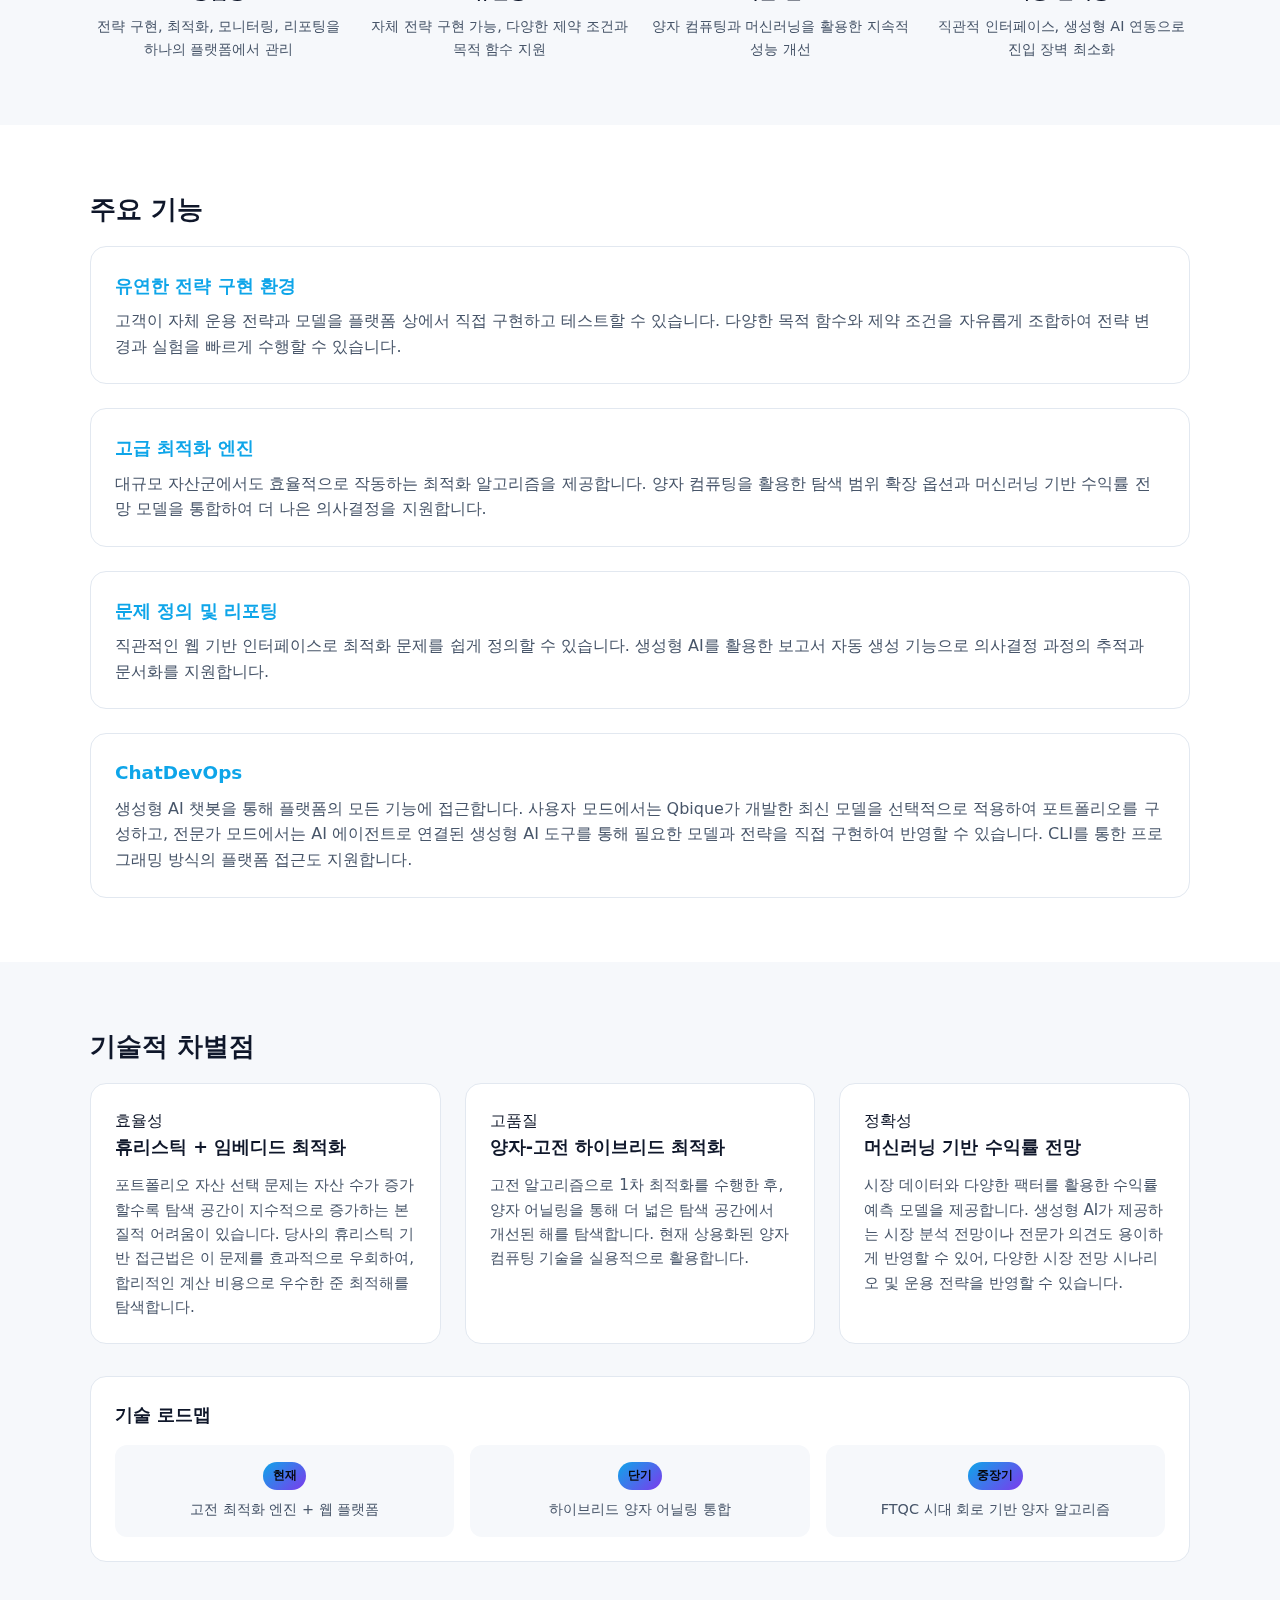
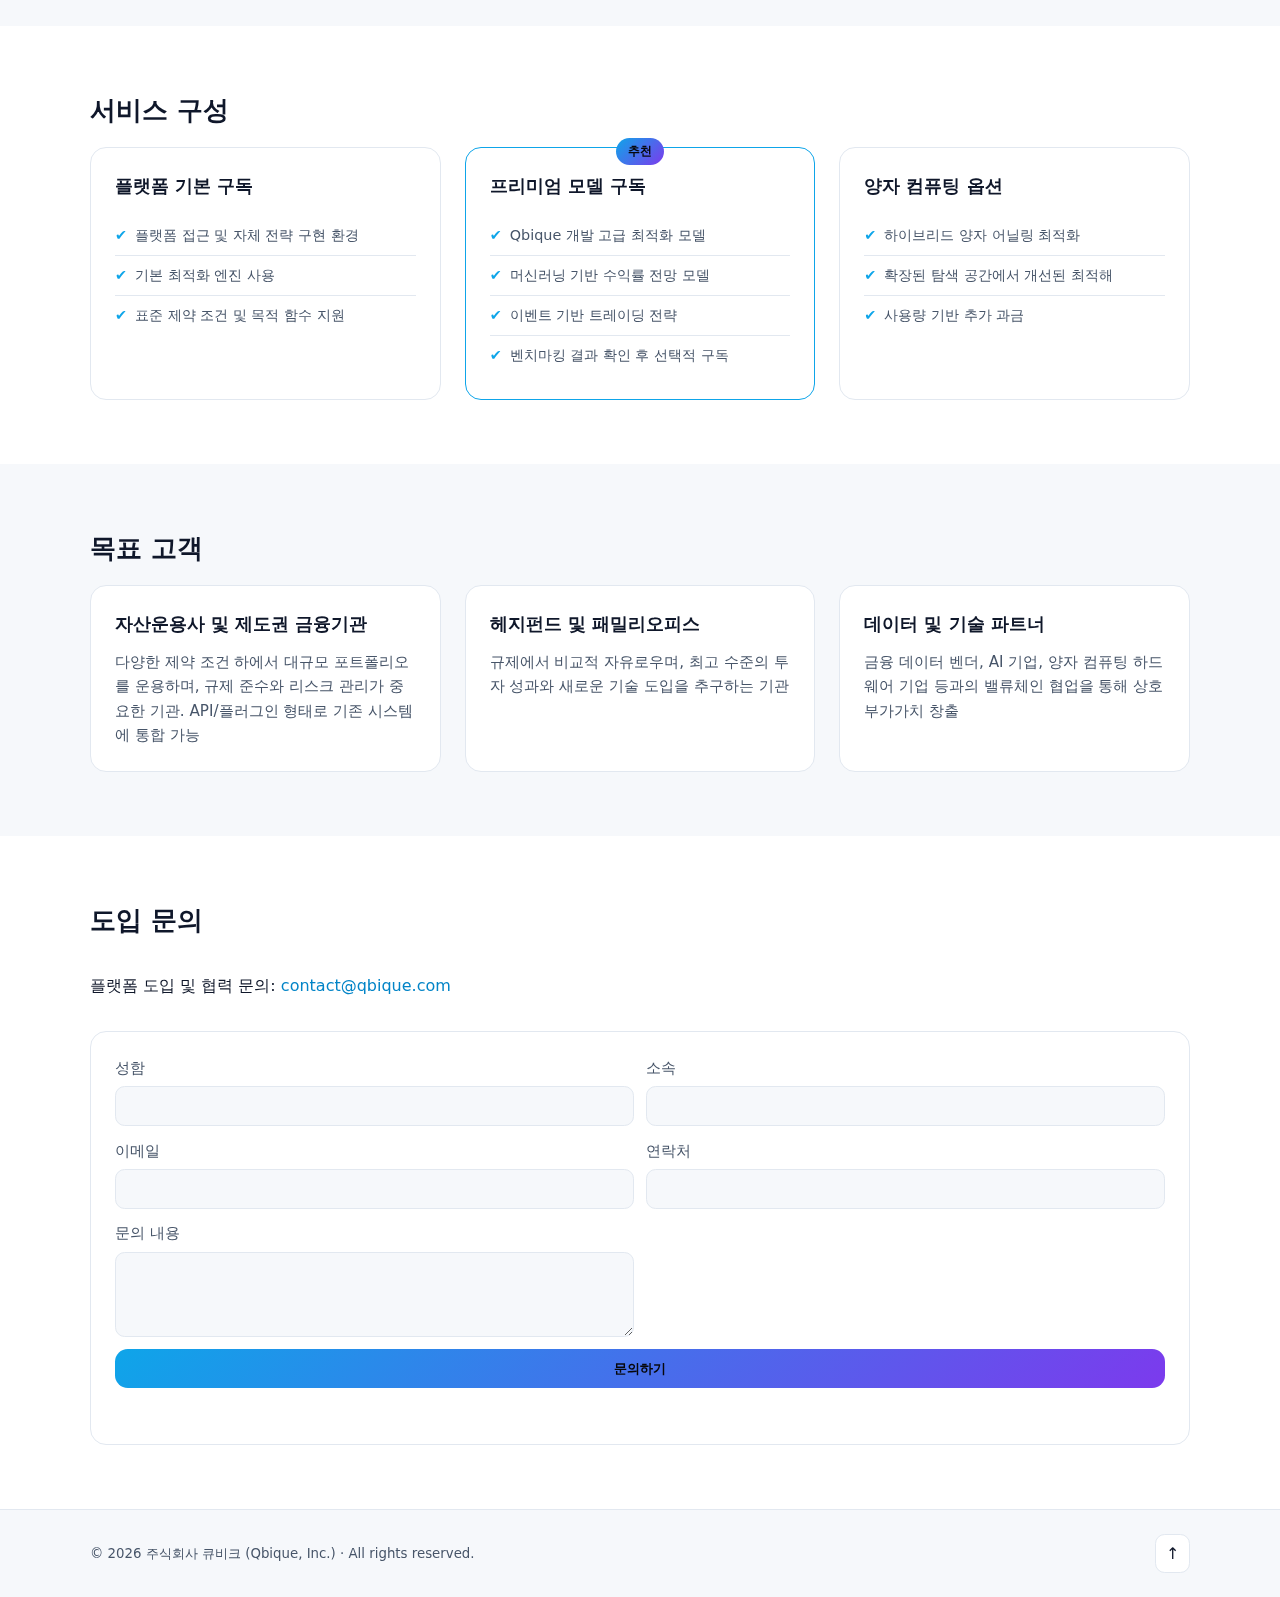
<file: index.bak.html>
<!DOCTYPE html>
<html lang="ko">
<head>
  <meta charset="utf-8" />
  <meta name="viewport" content="width=device-width, initial-scale=1" />
  <title>Qbique - 포트폴리오 최적화 플랫폼</title>
  <meta name="description" content="금융 포트폴리오 운용의 복잡한 요구사항을 하나의 플랫폼에서 유연하게 관리하고, 사용 편의성을 극대화하여 운용 효율을 높입니다." />
  <meta property="og:title" content="Qbique - 포트폴리오 최적화 플랫폼" />
  <meta property="og:description" content="금융기관을 위한 통합 포트폴리오 최적화 플랫폼" />
  <meta property="og:type" content="website" />
  <link rel="icon" href="data:image/svg+xml,<svg xmlns=%22http://www.w3.org/2000/svg%22 viewBox=%220 0 100 100%22><text y=%22.9em%22 font-size=%2290%22>Q</text></svg>">
  <link rel="stylesheet" href="styles.css" />
</head>
<body>
  <a href="#content" class="skip-link">본문으로 건너뛰기</a>

  <header class="site-header">
    <div class="container header-inner">
      <a href="#" class="brand" aria-label="홈으로 이동">
        <span class="brand-mark">Q</span>
        <span class="brand-name" data-i18n="brand">Qbique</span>
      </a>

      <nav class="nav" aria-label="주요 메뉴">
        <button class="nav-toggle" aria-expanded="false" aria-controls="navMenu" aria-label="메뉴 열기/닫기">
          <span class="bar"></span><span class="bar"></span><span class="bar"></span>
        </button>
        <ul id="navMenu" class="nav-list">
          <li><a href="#problem" data-i18n="menuProblem">시장 기회</a></li>
          <li><a href="#solution" data-i18n="menuSolution">솔루션</a></li>
          <li><a href="#features" data-i18n="menuFeatures">주요 기능</a></li>
          <li><a href="#technology" data-i18n="menuTechnology">기술</a></li>
          <li><a href="#pricing" data-i18n="menuPricing">서비스</a></li>
          <li><a href="#contact" data-i18n="menuContact">문의</a></li>
          <li><button id="langToggle" class="theme-toggle" title="Language">🌐</button></li>
          <li><button id="themeToggle" class="theme-toggle" title="테마 전환">🌓</button></li>
        </ul>
      </nav>
    </div>
  </header>

  <main id="content">
    <!-- Hero -->
    <section class="hero" role="banner">
      <div class="container hero-inner">
        <h1 class="hero-title" data-i18n="heroTitle">생성형 AI 시대, 금융 포트폴리오 최적화를 구현하는 <br class="br-md" /><span class="accent">새로운 방식</span></h1>
        <p class="hero-subtitle" data-i18n="heroSubtitle">
          다양한 제약 조건, 리스크 관리, 최적 배분 전략까지— <br class="br-md" />금융 포트폴리오 운용 요구사항을 통합 관리하는 플랫폼
        </p>
        <div class="hero-cta">
          <a href="#solution" class="btn btn-primary" data-i18n="ctaSolution">솔루션 살펴보기</a>
          <a href="#contact" class="btn btn-ghost" data-i18n="ctaContact">도입 문의</a>
        </div>
      </div>
      <div class="hero-bg" aria-hidden="true">
        <div class="orb orb-1"></div>
        <div class="orb orb-2"></div>
        <div class="grid"></div>
      </div>
    </section>

    <!-- Problem / Market Opportunity -->
    <section id="problem" class="section">
      <div class="container">
        <h2 class="section-title" data-i18n="problemTitle">금융기관이 직면한 운용의 현실</h2>
        <p class="lead" data-i18n="problemLead">
          금융 포트폴리오 운용은 단순한 최적화 문제가 아닙니다. <br class="br-md" />
          다양한 요구사항을 동시에 충족해야 하는 복합적인 과제입니다.
        </p>
        <div class="card-grid card-grid-3">
          <article class="card">
            <h3 class="card-title" data-i18n="problem1Title">다양한 제약 조건</h3>
            <p class="card-body" data-i18n="problem1Body">규제 준수, 내부 리스크 정책, 고객별 투자 성향, ESG 기준 등 복잡한 제약을 동시에 관리해야 합니다.</p>
          </article>
          <article class="card">
            <h3 class="card-title" data-i18n="problem2Title">운용 프로세스 복잡성</h3>
            <p class="card-body" data-i18n="problem2Body">전략 수립부터 실행, 모니터링, 리밸런싱까지 전 과정을 일관된 기준으로 관리하기 어렵습니다.</p>
          </article>
          <article class="card">
            <h3 class="card-title" data-i18n="problem3Title">빠른 시장 변화 대응</h3>
            <p class="card-body" data-i18n="problem3Body">시장 상황 변화에 신속하게 전략을 조정하고 새로운 기법을 도입해야 합니다.</p>
          </article>
        </div>

      </div>
    </section>

    <!-- Customer Needs -->
    <section id="needs" class="section">
      <div class="container">
        <h2 class="section-title" data-i18n="needsTitle">잠재 고객별 핵심 니즈</h2>
        <p class="lead" data-i18n="needsLead">각 고객군이 직면한 고유한 과제와 Qbique가 제공하는 가치</p>
        <div class="card-grid" style="grid-template-columns: repeat(4, 1fr);">
          <article class="card">
            <h3 class="card-title" data-i18n="needs1Title">🏛️ 제도권 금융기관</h3>
            <p class="card-body" data-i18n="needs1Body">규제 반영 다중 제약 최적화, 기존 시스템과의 API 통합, 감사 추적이 가능한 운용 프로세스</p>
          </article>
          <article class="card">
            <h3 class="card-title" data-i18n="needs2Title">📈 헤지펀드 / 패밀리 오피스</h3>
            <p class="card-body" data-i18n="needs2Body">빠른 도입과 자유로운 실험, 최고 수준의 성과 추구, 차별화된 전략 구현 환경</p>
          </article>
          <article class="card">
            <h3 class="card-title" data-i18n="needs3Title">🔗 데이터 / 기술 파트너</h3>
            <p class="card-body" data-i18n="needs3Body">자사 데이터·기술의 부가가치화, 공동 서비스 개발을 통한 생태계 기반 협업</p>
          </article>
          <article class="card">
            <h3 class="card-title" data-i18n="needs4Title">👤 개인 투자자</h3>
            <p class="card-body" data-i18n="needs4Body">높은 접근성과 직관적인 포트폴리오 구성, 검증된 기관용 기술을 합리적 비용으로 활용 (투자자문 라이선스 취득 후 서비스 제공)</p>
          </article>
        </div>
      </div>
    </section>

    <!-- Solution -->
    <section id="solution" class="section section-muted">
      <div class="container">
        <h2 class="section-title" data-i18n="solutionTitle">Qbique 포트폴리오 최적화 플랫폼</h2>
        <p class="lead" data-i18n="solutionLead">
          금융 포트폴리오 운용의 전 과정을 하나의 플랫폼에서 관리할 수 있는 환경을 제공합니다.
        </p>
        <div class="value-grid">
          <div class="value-item">
            <span class="value-icon">🎯</span>
            <h3 data-i18n="value1Title">통합성</h3>
            <p data-i18n="value1Body">전략 구현, 최적화, 모니터링, 리포팅을 하나의 플랫폼에서 관리</p>
          </div>
          <div class="value-item">
            <span class="value-icon">⚙️</span>
            <h3 data-i18n="value2Title">유연성</h3>
            <p data-i18n="value2Body">자체 전략 구현 가능, 다양한 제약 조건과 목적 함수 지원</p>
          </div>
          <div class="value-item">
            <span class="value-icon">🚀</span>
            <h3 data-i18n="value3Title">기술 선도</h3>
            <p data-i18n="value3Body">양자 컴퓨팅과 머신러닝을 활용한 지속적 성능 개선</p>
          </div>
          <div class="value-item">
            <span class="value-icon">✨</span>
            <h3 data-i18n="value4Title">사용 편의성</h3>
            <p data-i18n="value4Body">직관적 인터페이스, 생성형 AI 연동으로 진입 장벽 최소화</p>
          </div>
        </div>
      </div>
    </section>

    <!-- Features -->
    <section id="features" class="section">
      <div class="container">
        <h2 class="section-title" data-i18n="featuresTitle">주요 기능</h2>
        <div class="feature-list">
          <div class="feature-item">
            <div class="feature-content">
              <h3 data-i18n="feature1Title">유연한 전략 구현 환경</h3>
              <p data-i18n="feature1Body">고객이 자체 운용 전략과 모델을 플랫폼 상에서 직접 구현하고 테스트할 수 있습니다. 다양한 목적 함수와 제약 조건을 자유롭게 조합하여 전략 변경과 실험을 빠르게 수행할 수 있습니다.</p>
            </div>
          </div>
          <div class="feature-item">
            <div class="feature-content">
              <h3 data-i18n="feature2Title">고급 최적화 엔진</h3>
              <p data-i18n="feature2Body">대규모 자산군에서도 효율적으로 작동하는 최적화 알고리즘을 제공합니다. 양자 컴퓨팅을 활용한 탐색 범위 확장 옵션과 머신러닝 기반 수익률 전망 모델을 통합하여 더 나은 의사결정을 지원합니다.</p>
            </div>
          </div>
          <div class="feature-item">
            <div class="feature-content">
              <h3 data-i18n="feature3Title">문제 정의 및 리포팅</h3>
              <p data-i18n="feature3Body">직관적인 웹 기반 인터페이스로 최적화 문제를 쉽게 정의할 수 있습니다. 생성형 AI를 활용한 보고서 자동 생성 기능으로 의사결정 과정의 추적과 문서화를 지원합니다.</p>
            </div>
          </div>
          <div class="feature-item">
            <div class="feature-content">
              <h3 data-i18n="feature4Title">ChatDevOps</h3>
              <p data-i18n="feature4Body">생성형 AI 챗봇을 통해 플랫폼의 모든 기능에 접근합니다. 사용자 모드에서는 Qbique가 개발한 최신 모델을 선택적으로 적용하여 포트폴리오를 구성하고, 전문가 모드에서는 AI 에이전트로 연결된 생성형 AI 도구를 통해 필요한 모델과 전략을 직접 구현하여 반영할 수 있습니다. CLI를 통한 프로그래밍 방식의 플랫폼 접근도 지원합니다.</p>
            </div>
          </div>
        </div>
      </div>
    </section>

    <!-- Technology -->
    <section id="technology" class="section section-muted">
      <div class="container">
        <h2 class="section-title" data-i18n="technologyTitle">기술적 차별점</h2>
        <div class="tech-grid tech-grid-3">
          <div class="tech-card">
            <span class="tech-keyword" data-i18n="techKeyword1">효율성</span>
            <h3 data-i18n="tech1Title">휴리스틱 + 임베디드 최적화</h3>
            <p data-i18n="tech1Body">포트폴리오 자산 선택 문제는 자산 수가 증가할수록 탐색 공간이 지수적으로 증가하는 본질적 어려움이 있습니다. 당사의 휴리스틱 기반 접근법은 이 문제를 효과적으로 우회하여, 합리적인 계산 비용으로 우수한 준 최적해를 탐색합니다.</p>
          </div>
          <div class="tech-card">
            <span class="tech-keyword" data-i18n="techKeyword2">고품질</span>
            <h3 data-i18n="tech2Title">양자-고전 하이브리드 최적화</h3>
            <p data-i18n="tech2Body">고전 알고리즘으로 1차 최적화를 수행한 후, 양자 어닐링을 통해 더 넓은 탐색 공간에서 개선된 해를 탐색합니다. 현재 상용화된 양자 컴퓨팅 기술을 실용적으로 활용합니다.</p>
          </div>
          <div class="tech-card">
            <span class="tech-keyword" data-i18n="techKeyword3">정확성</span>
            <h3 data-i18n="tech3Title">머신러닝 기반 수익률 전망</h3>
            <p data-i18n="tech3Body">시장 데이터와 다양한 팩터를 활용한 수익률 예측 모델을 제공합니다. 생성형 AI가 제공하는 시장 분석 전망이나 전문가 의견도 용이하게 반영할 수 있어, 다양한 시장 전망 시나리오 및 운용 전략을 반영할 수 있습니다.</p>
          </div>
        </div>
        <div class="roadmap">
          <h3 data-i18n="roadmapTitle">기술 로드맵</h3>
          <div class="roadmap-items">
            <div class="roadmap-item">
              <span class="roadmap-phase" data-i18n="phase1Label">현재</span>
              <p data-i18n="phase1Text">고전 최적화 엔진 + 웹 플랫폼</p>
            </div>
            <div class="roadmap-item">
              <span class="roadmap-phase" data-i18n="phase2Label">단기</span>
              <p data-i18n="phase2Text">하이브리드 양자 어닐링 통합</p>
            </div>
            <div class="roadmap-item">
              <span class="roadmap-phase" data-i18n="phase3Label">중장기</span>
              <p data-i18n="phase3Text">FTQC 시대 회로 기반 양자 알고리즘</p>
            </div>
          </div>
        </div>
      </div>
    </section>

    <!-- Pricing / Services -->
    <section id="pricing" class="section">
      <div class="container">
        <h2 class="section-title" data-i18n="pricingTitle">서비스 구성</h2>
        <div class="pricing-grid">
          <div class="pricing-card">
            <h3 data-i18n="pricing1Title">플랫폼 기본 구독</h3>
            <ul class="pricing-features">
              <li data-i18n="pricing1F1">플랫폼 접근 및 자체 전략 구현 환경</li>
              <li data-i18n="pricing1F2">기본 최적화 엔진 사용</li>
              <li data-i18n="pricing1F3">표준 제약 조건 및 목적 함수 지원</li>
            </ul>
          </div>
          <div class="pricing-card pricing-featured">
            <h3 data-i18n="pricing2Title">프리미엄 모델 구독</h3>
            <ul class="pricing-features">
              <li data-i18n="pricing2F1">Qbique 개발 고급 최적화 모델</li>
              <li data-i18n="pricing2F2">머신러닝 기반 수익률 전망 모델</li>
              <li data-i18n="pricing2F3">벤치마킹 결과 확인 후 선택적 구독</li>
              <li data-i18n="pricing2F4">신규 모델 우선 접근권</li>
            </ul>
          </div>
          <div class="pricing-card">
            <h3 data-i18n="pricing3Title">양자 컴퓨팅 옵션</h3>
            <ul class="pricing-features">
              <li data-i18n="pricing3F1">하이브리드 양자 어닐링 최적화</li>
              <li data-i18n="pricing3F2">확장된 탐색 공간에서 개선된 최적해</li>
              <li data-i18n="pricing3F3">사용량 기반 추가 과금</li>
            </ul>
          </div>
        </div>
      </div>
    </section>

    <!-- Target Customers -->
    <section id="customers" class="section section-muted">
      <div class="container">
        <h2 class="section-title" data-i18n="customersTitle">목표 고객</h2>
        <div class="customer-grid customer-grid-3">
          <div class="customer-card">
            <h3 data-i18n="customer1Title">자산운용사 및 제도권 금융기관</h3>
            <p data-i18n="customer1Body">다양한 제약 조건 하에서 대규모 포트폴리오를 운용하며, 규제 준수와 리스크 관리가 중요한 기관. API/플러그인 형태로 기존 시스템에 통합 가능</p>
          </div>
          <div class="customer-card">
            <h3 data-i18n="customer2Title">헤지펀드 및 패밀리오피스</h3>
            <p data-i18n="customer2Body">규제에서 비교적 자유로우며, 최고 수준의 투자 성과와 새로운 기술 도입을 추구하는 기관</p>
          </div>
          <div class="customer-card">
            <h3 data-i18n="customer3Title">데이터 및 기술 파트너</h3>
            <p data-i18n="customer3Body">금융 데이터 벤더, AI 기업, 양자 컴퓨팅 하드웨어 기업 등과의 밸류체인 협업을 통해 상호 부가가치 창출</p>
          </div>
        </div>
      </div>
    </section>

    <!-- Contact -->
    <section id="contact" class="section">
      <div class="container">
        <h2 class="section-title" data-i18n="contactTitle">도입 문의</h2>
        <div class="contact">
          <p data-i18n="contactInfo">플랫폼 도입 및 협력 문의: <a href="/cdn-cgi/l/email-protection#8fece0e1fbeeecfbcffeede6fefaeaa1ece0e2"><span class="__cf_email__" data-cfemail="86e5e9e8f2e7e5f2c6f7e4eff7f3e3a8e5e9eb">[email&#160;protected]</span></a></p>
          <form class="contact-form" onsubmit="return false;" aria-label="문의 양식">
            <label>
              <span data-i18n="formName">성함</span>
              <input type="text" name="name" required />
            </label>
            <label>
              <span data-i18n="formCompany">소속</span>
              <input type="text" name="company" />
            </label>
            <label>
              <span data-i18n="formEmail">이메일</span>
              <input type="email" name="email" required />
            </label>
            <label>
              <span data-i18n="formPhone">연락처</span>
              <input type="tel" name="phone" />
            </label>
            <label>
              <span data-i18n="formMessage">문의 내용</span>
              <textarea name="message" rows="4" required></textarea>
            </label>
            <button class="btn btn-primary" id="sendBtn" data-i18n="formSend">문의하기</button>
            <p id="formNote" class="form-note" role="status" aria-live="polite"></p>
          </form>
        </div>
      </div>
    </section>
  </main>

  <footer class="site-footer">
    <div class="container footer-inner">
      <small>© <span id="year"></span> 주식회사 큐비크 (Qbique, Inc.) · <span data-i18n="rights">All rights reserved.</span></small>
      <a href="#" class="back-to-top" aria-label="맨 위로">↑</a>
    </div>
  </footer>

  <script src="script.js"></script>
</body>
</html>
</file>
<file: styles.css>
/* -------- Qbique CSS Design System -------- */
:root {
  --bg: #0b0c10;
  --bg-muted: #11131a;
  --text: #e6e6e6;
  --text-dim: #b9c0cf;
  --brand: #6ee7ff;
  --brand-2: #a78bfa;
  --accent: #7dd3fc;
  --card: #141722;
  --border: #222633;
  --shadow: 0 10px 30px rgba(0,0,0,0.25);
}

[data-theme="light"] {
  --bg: #ffffff;
  --bg-muted: #f6f8fb;
  --text: #0f172a;
  --text-dim: #475569;
  --brand: #0ea5e9;
  --brand-2: #7c3aed;
  --accent: #0284c7;
  --card: #ffffff;
  --border: #e2e8f0;
}

/* Base */
* { box-sizing: border-box; }
html { scroll-behavior: smooth; }
html, body { height: 100%; }
body {
  margin: 0;
  font-family: system-ui, -apple-system, Segoe UI, Roboto, Noto Sans, Apple SD Gothic Neo, sans-serif;
  background: var(--bg);
  color: var(--text);
  line-height: 1.6;
}

a { color: var(--accent); text-decoration: none; }
a:hover { text-decoration: underline; }

.container {
  width: min(1100px, 92%);
  margin: 0 auto;
}

.skip-link {
  position: absolute; left: -9999px; top: -9999px;
}
.skip-link:focus {
  left: 1rem; top: 1rem; background: var(--brand); color: #000; padding: .5rem .75rem; border-radius: .5rem;
}

/* Header */
.site-header {
  position: sticky; top: 0; z-index: 20;
  backdrop-filter: saturate(140%) blur(8px);
  background: color-mix(in oklab, var(--bg) 80%, transparent);
  border-bottom: 1px solid var(--border);
}
.header-inner { display: flex; align-items: center; justify-content: space-between; padding: .75rem 0; }
.brand { display: inline-flex; align-items: center; gap: .6rem; font-weight: 700; color: var(--text); }
.brand-mark {
  display: grid; place-items: center;
  width: 2rem; height: 2rem; border-radius: .6rem;
  background: linear-gradient(135deg, var(--brand), var(--brand-2));
  color: #07070b;
  font-weight: 800;
  box-shadow: var(--shadow);
}
.brand-name { letter-spacing: .2px; font-size: 1.1rem; }

.nav-toggle {
  display: none;
  background: transparent; border: 0; cursor: pointer; padding: .25rem;
}
.nav-toggle .bar {
  display: block; width: 24px; height: 2px; background: var(--text); margin: 5px 0;
}

.nav-list { display: flex; align-items: center; gap: .8rem; list-style: none; padding: 0; margin: 0; }
.nav-list a { padding: .5rem .6rem; border-radius: .6rem; font-size: .95rem; }
.nav-list a:hover { background: var(--bg-muted); text-decoration: none; }

.theme-toggle {
  border: 1px solid var(--border);
  background: var(--bg-muted);
  padding: .4rem .6rem;
  border-radius: .6rem;
  cursor: pointer;
  color: var(--text);
}

/* Hero */
.hero {
  position: relative; overflow: hidden;
  padding: 6rem 0 5rem;
}
.hero-title {
  font-size: clamp(1.8rem, 4vw, 2.8rem);
  line-height: 1.25;
  margin: 0 0 1rem;
}
.accent {
  background: linear-gradient(120deg, var(--brand), var(--brand-2));
  -webkit-background-clip: text;
  background-clip: text;
  color: transparent;
  font-weight: 800;
}
.hero-subtitle {
  margin: 0 0 1.5rem;
  color: var(--text-dim);
  font-size: clamp(1rem, 1.8vw, 1.15rem);
  max-width: 640px;
}
.hero-sub-tagline {
  font-style: italic;
  color: var(--accent);
  font-size: clamp(1.05rem, 2vw, 1.25rem);
  margin-bottom: .75rem;
}

/* Prose Block (Problem section) */
.prose-block {
  max-width: 740px;
}
.prose-block p {
  color: var(--text-dim);
  font-size: 1.05rem;
  line-height: 1.75;
  margin: 0 0 1.25rem;
}
.prose-block .prose-closing {
  color: var(--brand);
  font-weight: 600;
  font-size: 1.1rem;
  margin-top: 1.5rem;
}
.br-md { display: none; }
.hero-cta { display: flex; gap: .8rem; flex-wrap: wrap; }

.hero-bg .grid {
  position: absolute; inset: 0;
  background-image: radial-gradient(transparent 0 68%, color-mix(in oklab, var(--brand) 12%, transparent) 70%),
    linear-gradient(transparent 0 96%, color-mix(in oklab, var(--brand-2) 10%, transparent) 100%);
  opacity: .4; pointer-events: none;
}
.orb {
  position: absolute; width: 520px; height: 520px; border-radius: 50%;
  filter: blur(60px); opacity: .35; pointer-events: none;
}
.orb-1 { right: -180px; top: -120px; background: radial-gradient(var(--brand), transparent 65%); }
.orb-2 { left: -220px; bottom: -160px; background: radial-gradient(var(--brand-2), transparent 65%); }

/* Sections */
.section { padding: 4rem 0; }
.section-muted { background: var(--bg-muted); }
.section-title { margin: 0 0 1rem; font-size: 1.6rem; }
.lead { color: var(--text-dim); font-size: 1.05rem; margin-bottom: 2rem; max-width: 700px; }
.section-note { color: var(--text-dim); font-size: .95rem; margin-top: 1.5rem; padding-top: 1rem; border-top: 1px solid var(--border); }

/* Cards */
.card-grid {
  display: grid;
  grid-template-columns: repeat(3, 1fr);
  gap: 1rem;
}
.card-grid-3 { grid-template-columns: repeat(3, 1fr); }

.card {
  background: var(--card);
  border: 1px solid var(--border);
  border-radius: 1rem;
  padding: 1.25rem;
  box-shadow: var(--shadow);
  transition: transform .2s ease, border-color .2s ease;
}
.card:hover { transform: translateY(-4px); border-color: color-mix(in oklab, var(--brand) 30%, var(--border)); }
.card-title { margin: 0 0 .5rem; font-size: 1.1rem; }
.card-body { margin: 0; color: var(--text-dim); font-size: .95rem; }

/* Value Grid (Solution section) */
.value-grid {
  display: grid;
  grid-template-columns: repeat(4, 1fr);
  gap: 1.5rem;
  margin-top: 2rem;
}
.value-item {
  text-align: center;
}
.value-icon {
  display: block;
  font-size: 2rem;
  margin-bottom: .5rem;
}
.value-item h3 {
  margin: 0 0 .5rem;
  font-size: 1.1rem;
}
.value-item p {
  margin: 0;
  color: var(--text-dim);
  font-size: .9rem;
}

/* Feature List */
.feature-list {
  display: flex;
  flex-direction: column;
  gap: 1.5rem;
}
.feature-item {
  background: var(--card);
  border: 1px solid var(--border);
  border-radius: 1rem;
  padding: 1.5rem;
}
.feature-content h3 {
  margin: 0 0 .5rem;
  font-size: 1.15rem;
  color: var(--brand);
}
.feature-content p {
  margin: 0;
  color: var(--text-dim);
}

/* Tech Grid */
.tech-grid {
  display: grid;
  grid-template-columns: repeat(2, 1fr);
  gap: 1.5rem;
  margin-bottom: 2rem;
}
.tech-grid-3 {
  grid-template-columns: repeat(3, 1fr);
}
.tech-card {
  background: var(--card);
  border: 1px solid var(--border);
  border-radius: 1rem;
  padding: 1.5rem;
}
.tech-card h3 {
  margin: 0 0 .75rem;
  font-size: 1.1rem;
}
.tech-card p {
  margin: 0;
  color: var(--text-dim);
  font-size: .95rem;
}

/* Roadmap */
.roadmap {
  background: var(--card);
  border: 1px solid var(--border);
  border-radius: 1rem;
  padding: 1.5rem;
}
.roadmap h3 {
  margin: 0 0 1rem;
  font-size: 1.1rem;
}
.roadmap-items {
  display: flex;
  gap: 1rem;
}
.roadmap-item {
  flex: 1;
  padding: 1rem;
  background: var(--bg-muted);
  border-radius: .75rem;
  text-align: center;
}
.roadmap-phase {
  display: inline-block;
  background: linear-gradient(135deg, var(--brand), var(--brand-2));
  color: #07070b;
  font-size: .75rem;
  font-weight: 700;
  padding: .25rem .6rem;
  border-radius: 999px;
  margin-bottom: .5rem;
}
.roadmap-item p {
  margin: 0;
  font-size: .9rem;
  color: var(--text-dim);
}

/* Pricing Grid */
.pricing-grid {
  display: grid;
  grid-template-columns: repeat(3, 1fr);
  gap: 1.5rem;
}
.pricing-card {
  background: var(--card);
  border: 1px solid var(--border);
  border-radius: 1rem;
  padding: 1.5rem;
}
.pricing-featured {
  border-color: var(--brand);
  position: relative;
}
.pricing-featured::before {
  content: '추천';
  position: absolute;
  top: -10px;
  left: 50%;
  transform: translateX(-50%);
  background: linear-gradient(135deg, var(--brand), var(--brand-2));
  color: #07070b;
  font-size: .75rem;
  font-weight: 700;
  padding: .25rem .75rem;
  border-radius: 999px;
}
.pricing-card h3 {
  margin: 0 0 1rem;
  font-size: 1.1rem;
}
.pricing-features {
  list-style: none;
  padding: 0;
  margin: 0;
}
.pricing-features li {
  padding: .5rem 0;
  border-bottom: 1px solid var(--border);
  font-size: .9rem;
  color: var(--text-dim);
}
.pricing-features li:last-child {
  border-bottom: none;
}
.pricing-features li::before {
  content: '✔';
  color: var(--brand);
  margin-right: .5rem;
}

/* Customer Grid */
.customer-grid {
  display: grid;
  grid-template-columns: repeat(2, 1fr);
  gap: 1.5rem;
}
.customer-grid-3 {
  grid-template-columns: repeat(3, 1fr);
}
.customer-card {
  background: var(--card);
  border: 1px solid var(--border);
  border-radius: 1rem;
  padding: 1.5rem;
}
.customer-card h3 {
  margin: 0 0 .75rem;
  font-size: 1.1rem;
}
.customer-card p {
  margin: 0;
  color: var(--text-dim);
  font-size: .95rem;
}

/* Contact */
.contact { display: grid; gap: 1rem; }
.contact-form {
  display: grid;
  grid-template-columns: 1fr 1fr;
  gap: .8rem;
  background: var(--card);
  border: 1px solid var(--border);
  padding: 1.5rem;
  border-radius: 1rem;
}
.contact-form label { display: grid; gap: .4rem; font-size: .95rem; color: var(--text-dim); }
.contact-form input, .contact-form textarea {
  width: 100%; padding: .7rem .75rem; border-radius: .6rem;
  border: 1px solid var(--border); background: var(--bg-muted); color: var(--text);
}
.contact-form input:focus, .contact-form textarea:focus {
  outline: none;
  border-color: var(--brand);
}
.contact-form textarea { grid-column: 1 / -1; resize: vertical; }
.contact-form button { grid-column: 1 / -1; }
.form-note { margin: 0; color: var(--accent); min-height: 1.2em; grid-column: 1 / -1; }

/* Footer */
.site-footer { border-top: 1px solid var(--border); padding: 1.5rem 0; background: var(--bg-muted); }
.footer-inner { display: flex; justify-content: space-between; align-items: center; }
.footer-inner small { color: var(--text-dim); }
.back-to-top {
  padding: .35rem .6rem; border-radius: .6rem;
  border: 1px solid var(--border); background: var(--card); color: var(--text);
}

/* Buttons */
.btn {
  display: inline-flex; align-items: center; justify-content: center;
  border: 1px solid var(--border);
  padding: .65rem 1.1rem; border-radius: .8rem;
  text-decoration: none; cursor: pointer; font-weight: 600;
  transition: filter .2s ease, transform .2s ease;
}
.btn-primary {
  background: linear-gradient(135deg, var(--brand), var(--brand-2));
  color: #07070b; border: none;
}
.btn-ghost { background: transparent; color: var(--text); }
.btn:hover { filter: saturate(110%); transform: translateY(-1px); }

/* Responsive */
@media (max-width: 980px) {
  .card-grid, .card-grid-3 { grid-template-columns: repeat(2, 1fr); }
  .value-grid { grid-template-columns: repeat(2, 1fr); }
  .tech-grid, .tech-grid-3 { grid-template-columns: 1fr; }
  .pricing-grid { grid-template-columns: 1fr; }
  .customer-grid, .customer-grid-3 { grid-template-columns: 1fr; }
  .roadmap-items { flex-direction: column; }
}

@media (max-width: 640px) {
  .br-md { display: inline; }
  .nav-toggle { display: inline-block; }
  .nav-list {
    position: absolute; right: 1rem; top: 56px;
    display: none; flex-direction: column; align-items: flex-start;
    padding: .6rem; background: var(--card); border: 1px solid var(--border); border-radius: .8rem;
    box-shadow: var(--shadow);
  }
  .nav-list.open { display: flex; }
  .contact-form { grid-template-columns: 1fr; }
  .card-grid, .card-grid-3 { grid-template-columns: 1fr; }
  .value-grid { grid-template-columns: 1fr; gap: 1rem; }
  .hero { padding: 4rem 0 3rem; }
}
</file>
